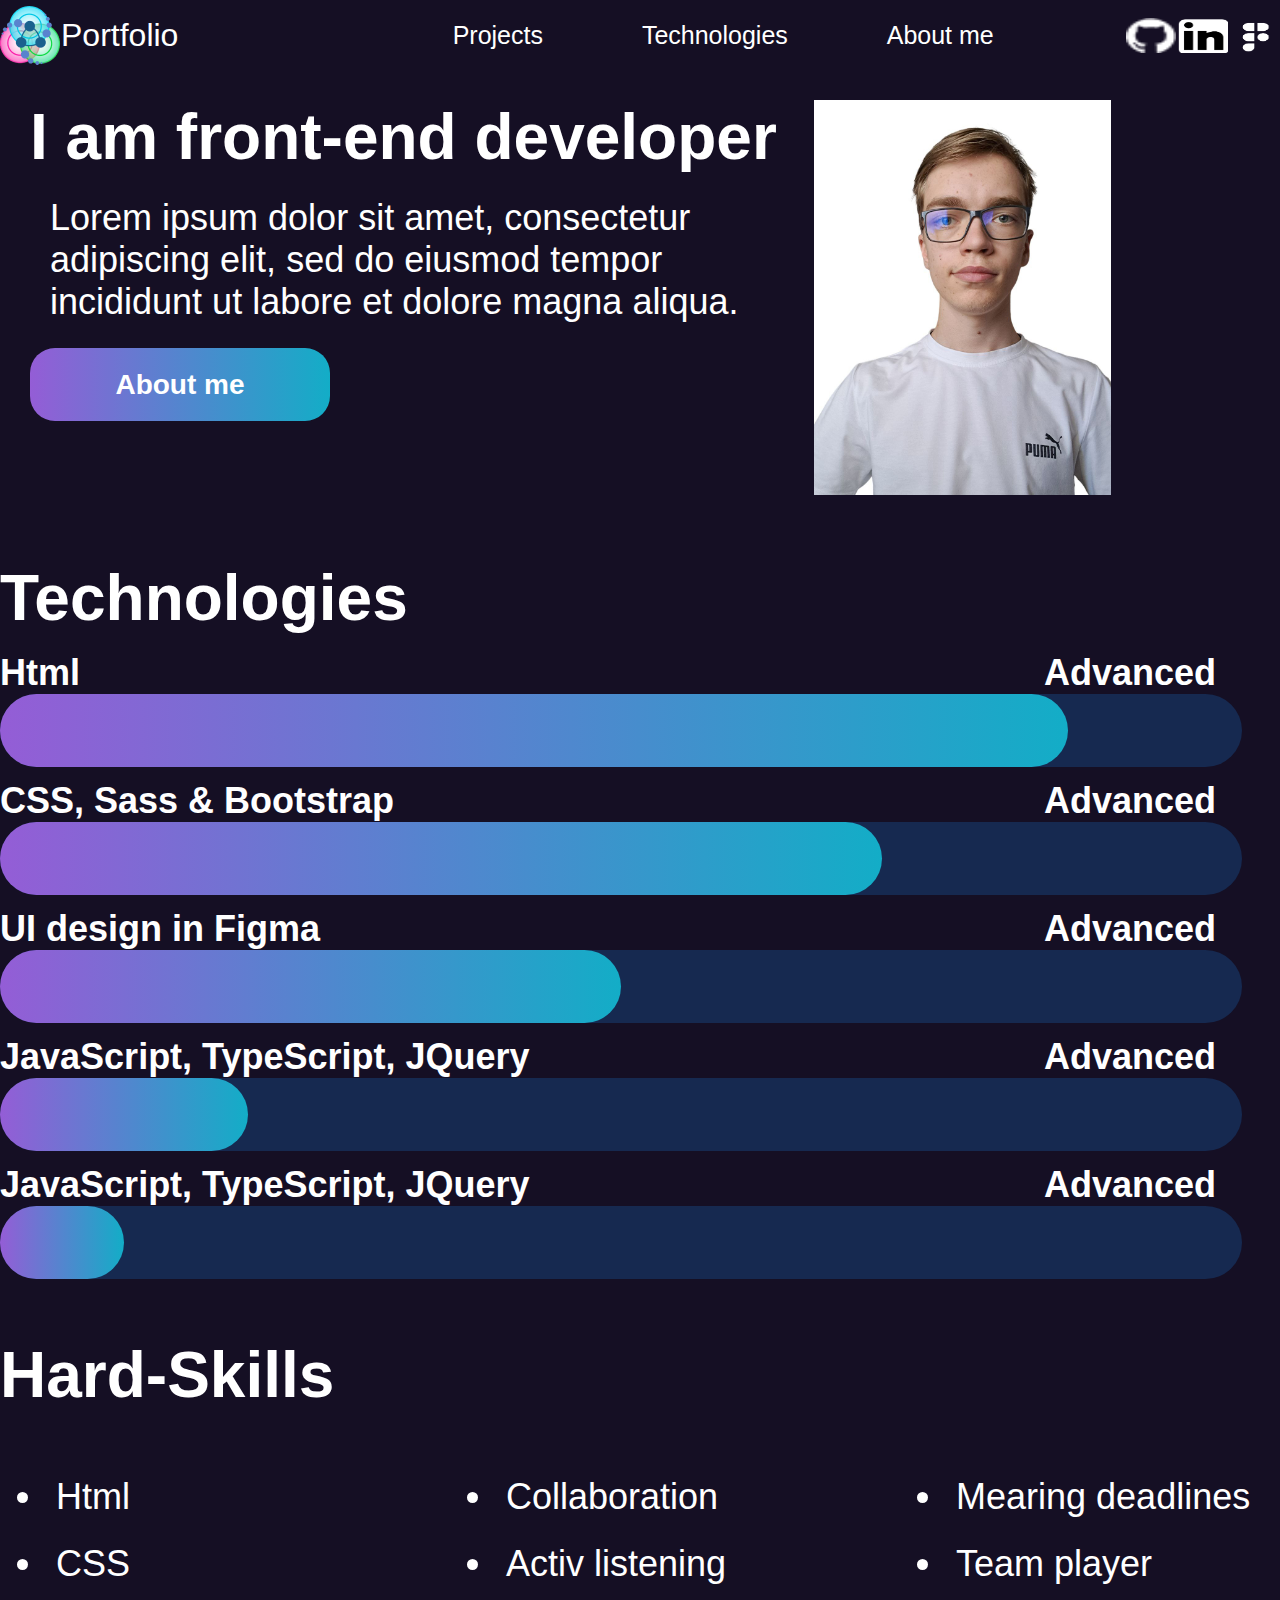
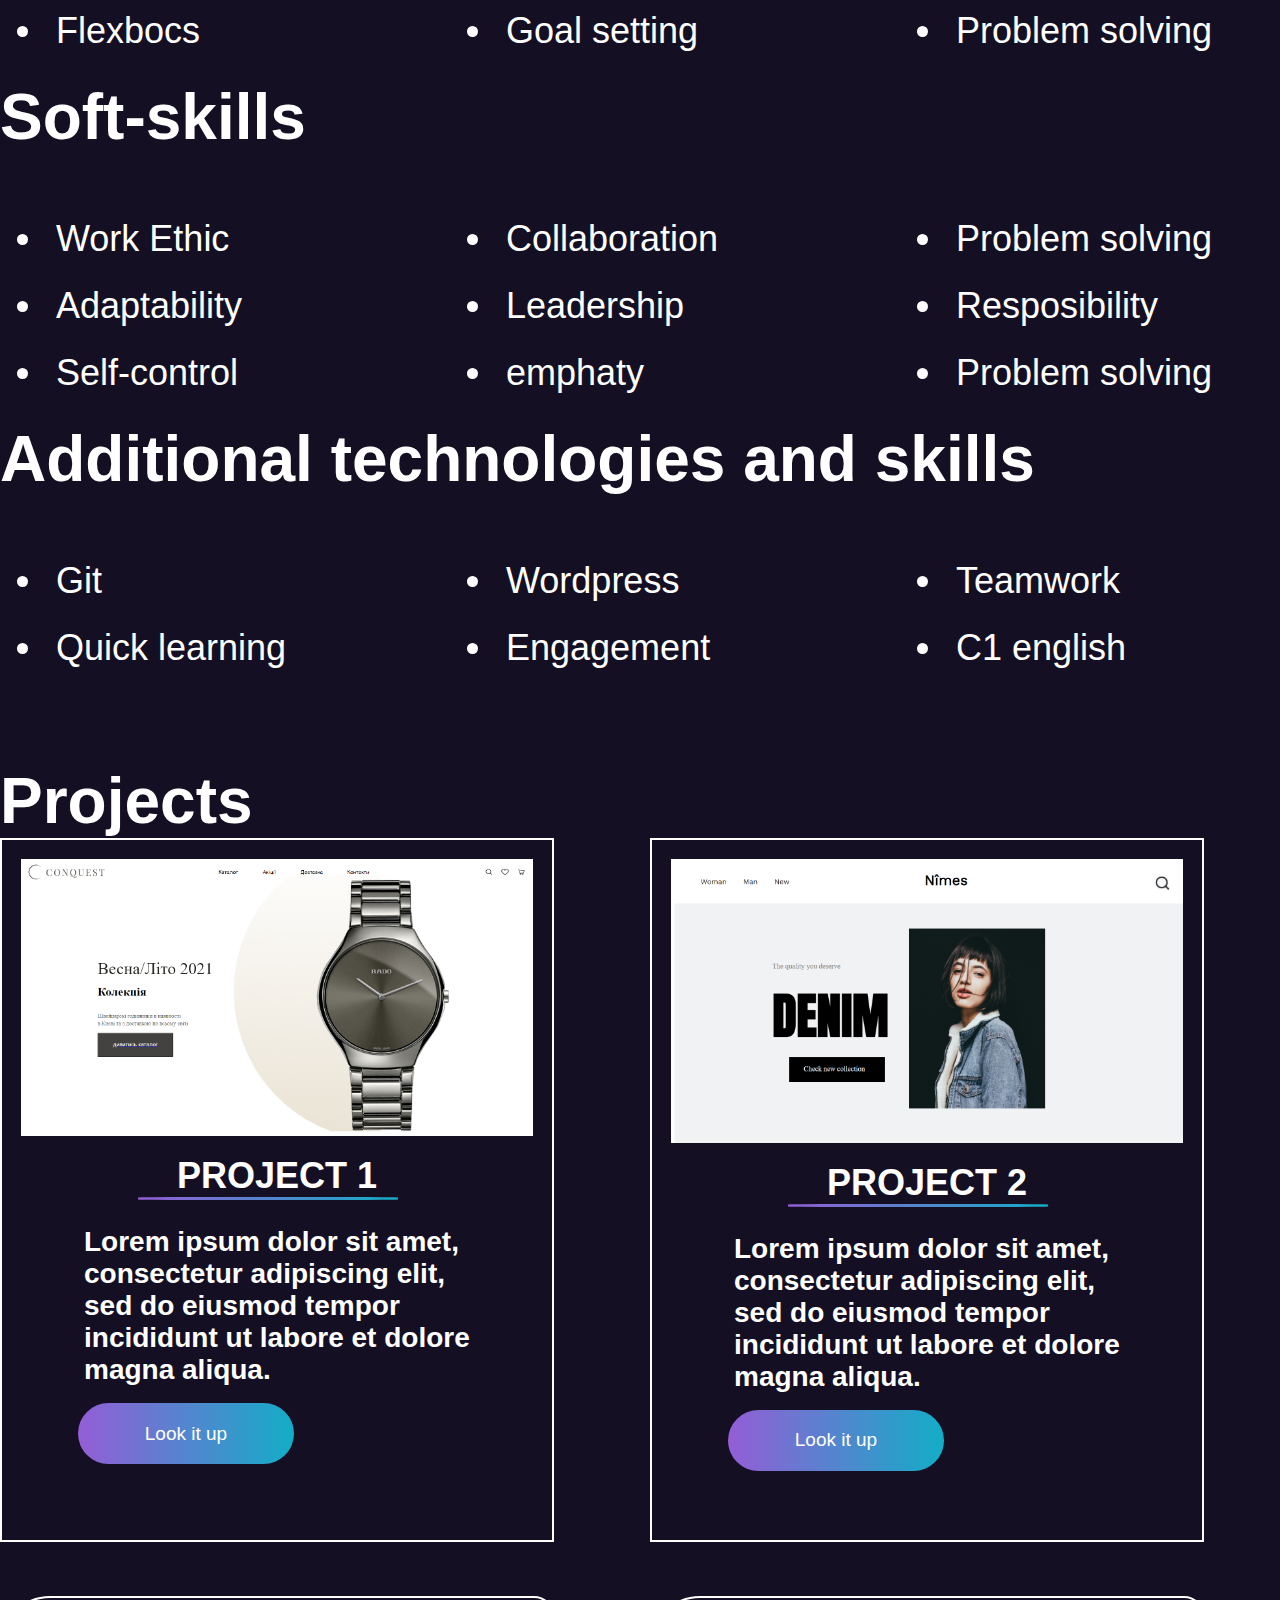
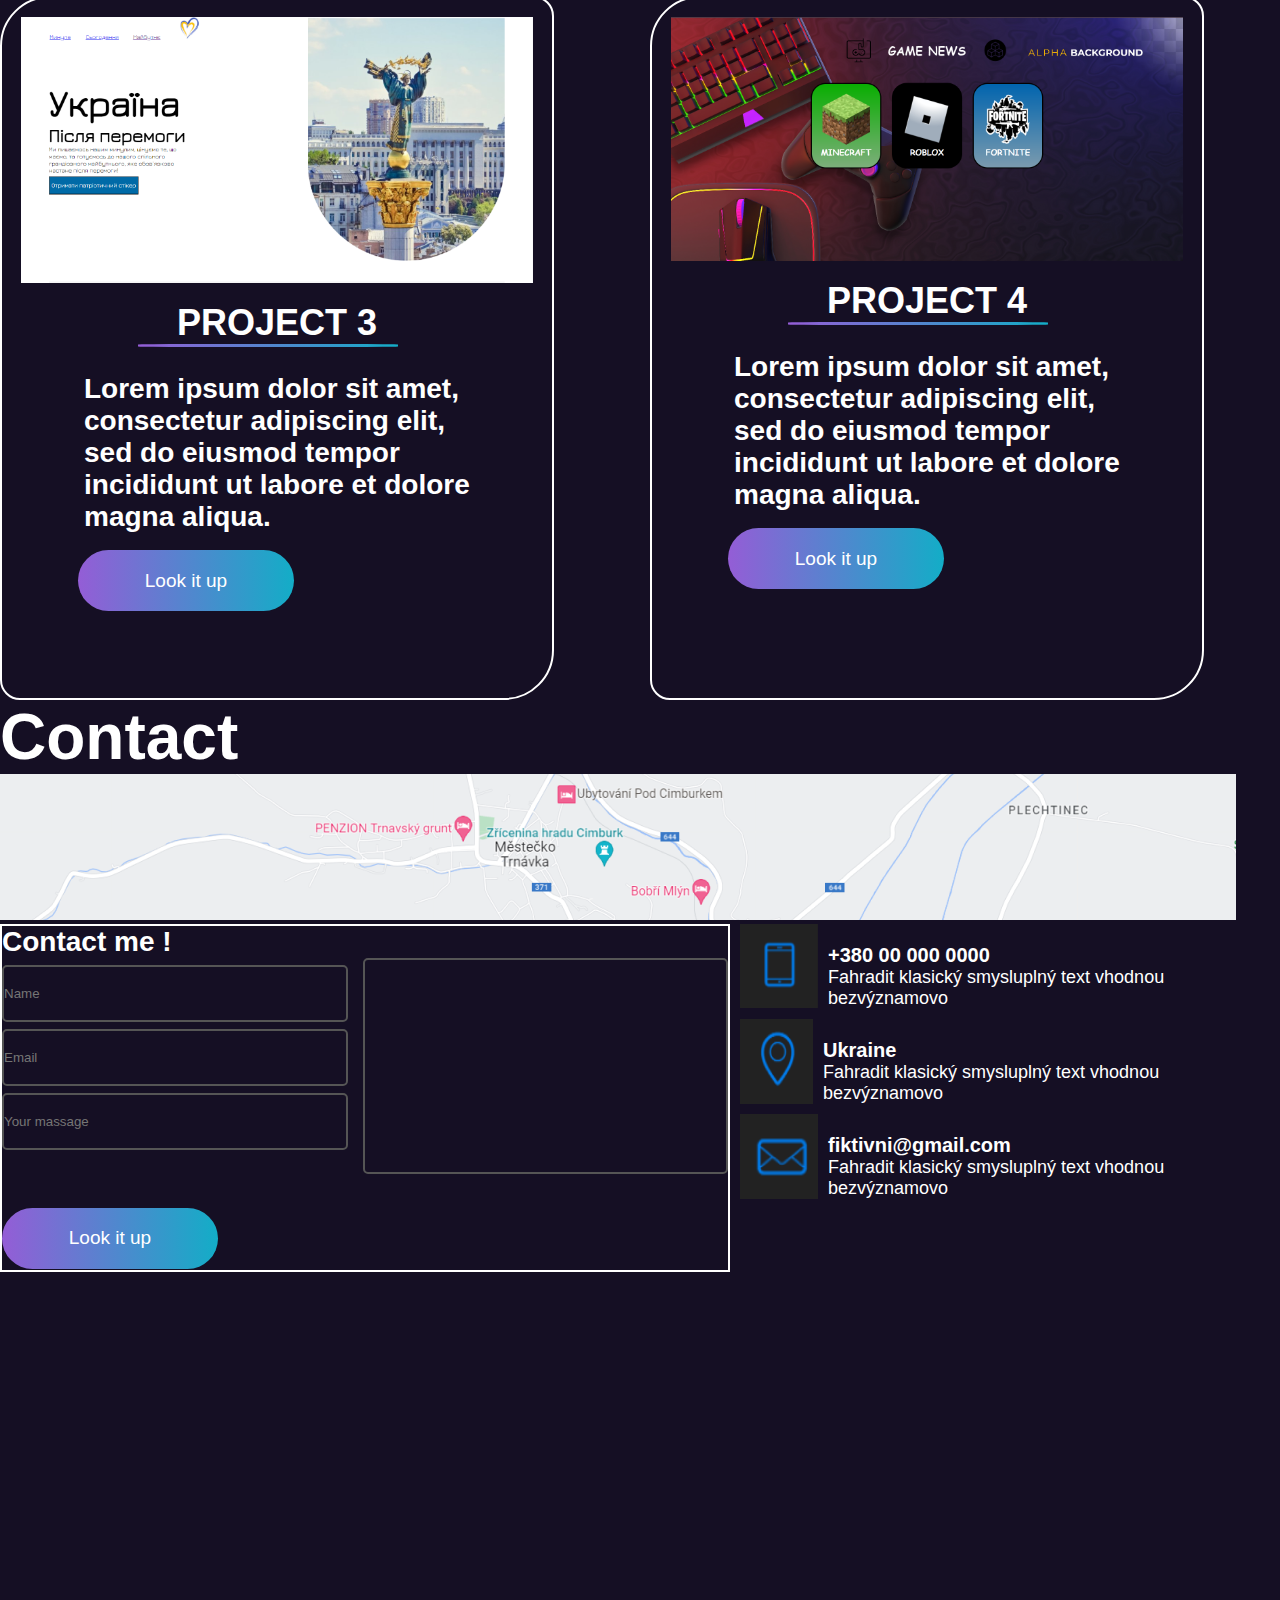
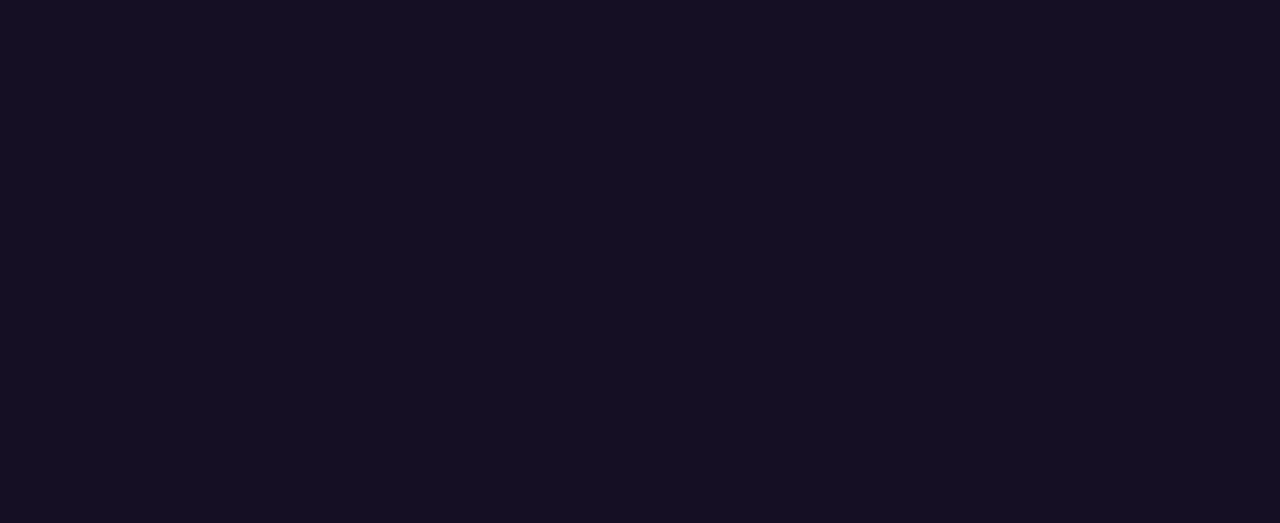
<file: index.html>
<!DOCTYPE html>
<html lang="en">
<head>
	<meta charset="UTF-8">
	<meta http-equiv="X-UA-Compatible" content="IE=edge">
	<meta name="viewport" content="width=device-width, initial-scale=1.0">
	<link rel="stylesheet" href="css/style.css">
	<title>Document</title>
</head>
<body>
	<div class="contaneiner">
		<header class="header">
		 <div class="wrapper_1">
			<img src="img/skhm_logo.png" class="logo">
			<h1 class="h1_Portfolio">Portfolio</h1>
		 </div>	
		 <div class="wrapper_2">
			<p class="p_text_1">Projects</p>
			<p class="p_text_1">Technologies</p>
			<p class="p_text_1">About me</p>
		 </div>
		 <div class="wrapper_3">
			<img class="Social_nteworks" src="img/Social_networks.png">
			<img class="Social_nteworks" src="img/social_networks_2.png">
			<img class="Social_nteworks" src="img/social_networks_3.png">
		 </div>
		</header>
		<section class="section_1">
			<div class="div_1">
				<h1 class="for_me">I am front-end developer</h1>
				<h3 class="form_me_text_2">Lorem ipsum dolor sit amet, consectetur adipiscing elit, sed do eiusmod tempor incididunt ut labore et dolore magna aliqua. 	</h3>
				<button class="button_div_1">
					<h3 class="h3_button">About me </h3>
				</button>
			</div>
			<div class="div_2">
				<img src="img/photo1718791240.jpeg" class="my_logo">
			</div>
		</section>
		<section class="section_2">
			<h1 class="title_section_2">Technologies</h1>
				<div class="wrapper_section_2">
				<div class="wrapper_text">
					<p class="text_section_2">Html</p>
					<p class="text_section_2">Advanced	</p>
				</div>
				<div class="wrapper_range">
				 <div class="range_1"></div>
				</div>
				</div>
				<div class="wrapper_section_2">
					<div class="wrapper_text">
					<p class="text_section_2">CSS, Sass & Bootstrap</p>
					<p class="text_section_2">Advanced	</p>
					</div>
					<div class="wrapper_range">
					<div class="range_2"></div>
				</div>
				</div>
				<div class="wrapper_section_2">
					<div class="wrapper_text">
					<p class="text_section_2">UI design in Figma</p>
					<p class="text_section_2">Advanced	</p>
				</div>
				<div class="wrapper_range">
					<div class="range_3"></div>
				</div>
				</div>
				<div class="wrapper_section_2">
					<div class="wrapper_text">
					<p class="text_section_2">JavaScript, TypeScript, JQuery</p>
					<p class="text_section_2">Advanced	</p>
				</div>
				<div class="wrapper_range">
					<div class="range_4"></div>
				</div>
				</div>
				<div class="wrapper_section_2	">
					<div class="wrapper_text">
					<p class="text_section_2">JavaScript, TypeScript, JQuery</p>
					<p class="text_section_2">Advanced	</p>
				</div>
				<div class="wrapper_range">
					<div class="range_5"></div>
				</div> 
				</div>
		</section>
		<section class="section_3">
			<h1 class="title_section_2">Hard-Skills</h1>
			<div class="wrapper_section_3">
			<div class="block_1">
				<ul class="ul_section_3">
					<li class="li_ul">Html</li>
					<li class="li_ul">CSS</li>
					<li class="li_ul">Flexbocs</li>
				</ul>
			</div>
			<div class="block_2">
				<ul class="ul_section_3">
					<li class="li_ul">Collaboration</li>
					<li class="li_ul">Activ listening</li>
					<li class="li_ul">Goal setting</li>
				</ul>
			</div>
			<div class="block_3">
				<ul class="ul_section_3">
					<li class="li_ul">Mearing deadlines</li>
					<li class="li_ul">Team player</li>
					<li class="li_ul">Problem solving</li>
				</ul>
			</div>
			</div>	
			<h1 class="title_section_2">Soft-skills</h1>
			<div class="wrapper_section_3">
				<div class="block_1">
					<ul class="ul_section_3">
						<li class="li_ul">Work Ethic</li>
						<li class="li_ul">Adaptability</li>
						<li class="li_ul">Self-control</li>
					</ul>
				</div>
				<div class="block_2">
					<ul class="ul_section_3">
						<li class="li_ul">Collaboration</li>
						<li class="li_ul">Leadership</li>
						<li class="li_ul">emphaty</li>
					</ul>
				</div>
				<div class="block_3">
					<ul class="ul_section_3">
						<li class="li_ul">Problem solving</li>
						<li class="li_ul">Resposibility</li>
						<li class="li_ul">Problem solving</li>
					</ul>
				</div>
				</div>	
				<h1 class="title_section_2">Additional technologies and skills</h1>
				<div class="wrapper_section_3">
					<div class="block_1">
						<ul class="ul_section_3">
							<li class="li_ul">Git</li>
							<li class="li_ul">Quick learning</li>
						</ul>
					</div>
					<div class="block_2">
						<ul class="ul_section_3">
							<li class="li_ul">Wordpress</li>
							<li class="li_ul">Engagement</li>
						</ul>
					</div>
					<div class="block_3">
						<ul class="ul_section_3">
							<li class="li_ul">Teamwork</li>
							<li class="li_ul">C1 english</li>
						</ul>
					</div>
					</div>			
		</section>
  <div class="section_4">
	<h1 class="title_section_2">Projects</h1>
	<div class="wrapper_section_4">
	<a href="shop_clocks/index.html"><div class="block_1_section_4">
			<img src="img/project_1.png"  class="google_stroke" alt="">
			<h3 class="text_block_section_4">PROJECT 1 </h3>
			<div class="block_hr"></div>
			<h2 class="textblock_1_section_4">Lorem ipsum dolor sit amet, consectetur adipiscing elit, sed do eiusmod tempor incididunt ut labore et dolore magna aliqua.</h2>
	      <button class="button_section_4">
			<p class="textblock_2_section_4">Look it up</p>
		  </button>
		</div></a>
	<a href="naimles/index.html"><div class="block_2_section_4">
			<img src="img/projet_2.png" class="google_stroke" alt="">
			<h3 class="text_block_section_4">PROJECT 2 </h3>
			<div class="block_hr"></div>
			<h2 class="textblock_1_section_4">Lorem ipsum dolor sit amet, consectetur adipiscing elit, sed do eiusmod tempor incididunt ut labore et dolore magna aliqua.</h2>
	      <button class="button_section_4">
			<p class="textblock_2_section_4">Look it up</p>
		  </button>
		</div></a>
	<a href="project_Bogdan_Lystopadov/index.html"><div class="block_4_section_4">
			<img src="img/project_3.png" class="google_stroke" 	 alt="">
			<h3 class="text_block_section_4">PROJECT 3 </h3>
			<div class="block_hr"></div>
			<h2 class="textblock_1_section_4">Lorem ipsum dolor sit amet, consectetur adipiscing elit, sed do eiusmod tempor incididunt ut labore et dolore magna aliqua.</h2>
	      <button class="button_section_4">
			<p class="textblock_2_section_4">Look it up</p>
		  </button>
		</div></a>
	<a href="project_gamae/index.html">	<div class="block_4_section_4">
			<img src="img/project_4.png" class="google_stroke" 	 alt="">
			<h3 class="text_block_section_4">PROJECT 4 </h3>
			<div class="block_hr"></div>
			<h2 class="textblock_1_section_4">Lorem ipsum dolor sit amet, consectetur adipiscing elit, sed do eiusmod tempor incididunt ut labore et dolore magna aliqua.</h2>
	      <button class="button_section_4">
			<p class="textblock_2_section_4">Look it up</p>
		  </button>
		</div></a>
	</div>
  </div>
  <div class="section_5">
	<h1 class="title_section_2">Contact</h1>
	<img src="img/google_maps.png" class="maps">
	<div class="wrapper_section_5">
		<div class="block_secton_5">
			<h3 class="h3_title_block_secton_5">Contact me !</h3>
			<div class="wrapper_block_secton_5">
				<div class="block_1_last">
					<input type="text" placeholder="Name" class="input_last">
					<input type="email" placeholder="Email" class="input_last">
					<input type="text"  placeholder="Your massage" class="input_last">
				</div>
				<div class="block_2_last"></div>
				<button class="button_section_5">
					<p class="textblock_2_section_4">Look it up</p>
				  </button>
			</div>
		</div>
		<div class="block_2_secton_5">
			<div class="block_1_section_5">
				<img src="img/phone.png">
		 <div class="wrapper_text_section_5">
				<h2 class="text_section_5">+380 00 000 0000</h2>
				<p class="p_text_section_5">Fahradit klasický smysluplný text vhodnou bezvýznamovo</p>
			</div>	
		</div>
		<div class="block_2_section_5">
				<img src="img/marker.png">
			 <div class="wrapper_text_section_5">
				<h2 class="text_section_5">Ukraine</h2>
				<p class="p_text_section_5">Fahradit klasický smysluplný text vhodnou bezvýznamovo</p>
			</div>	
		</div>
			<div class="block_3_section_5">
				<img src="img/mail.png">
			 <div class="wrapper_text_section_5">
				<h2 class="text_section_5">fiktivni@gmail.com</h2>
				<p class="p_text_section_5">Fahradit klasický smysluplný text vhodnou bezvýznamovo</p>
			</div>
		  </div>
		</div>
		
	</div>
  </div>
	</div>
</body>
</html>
</file>
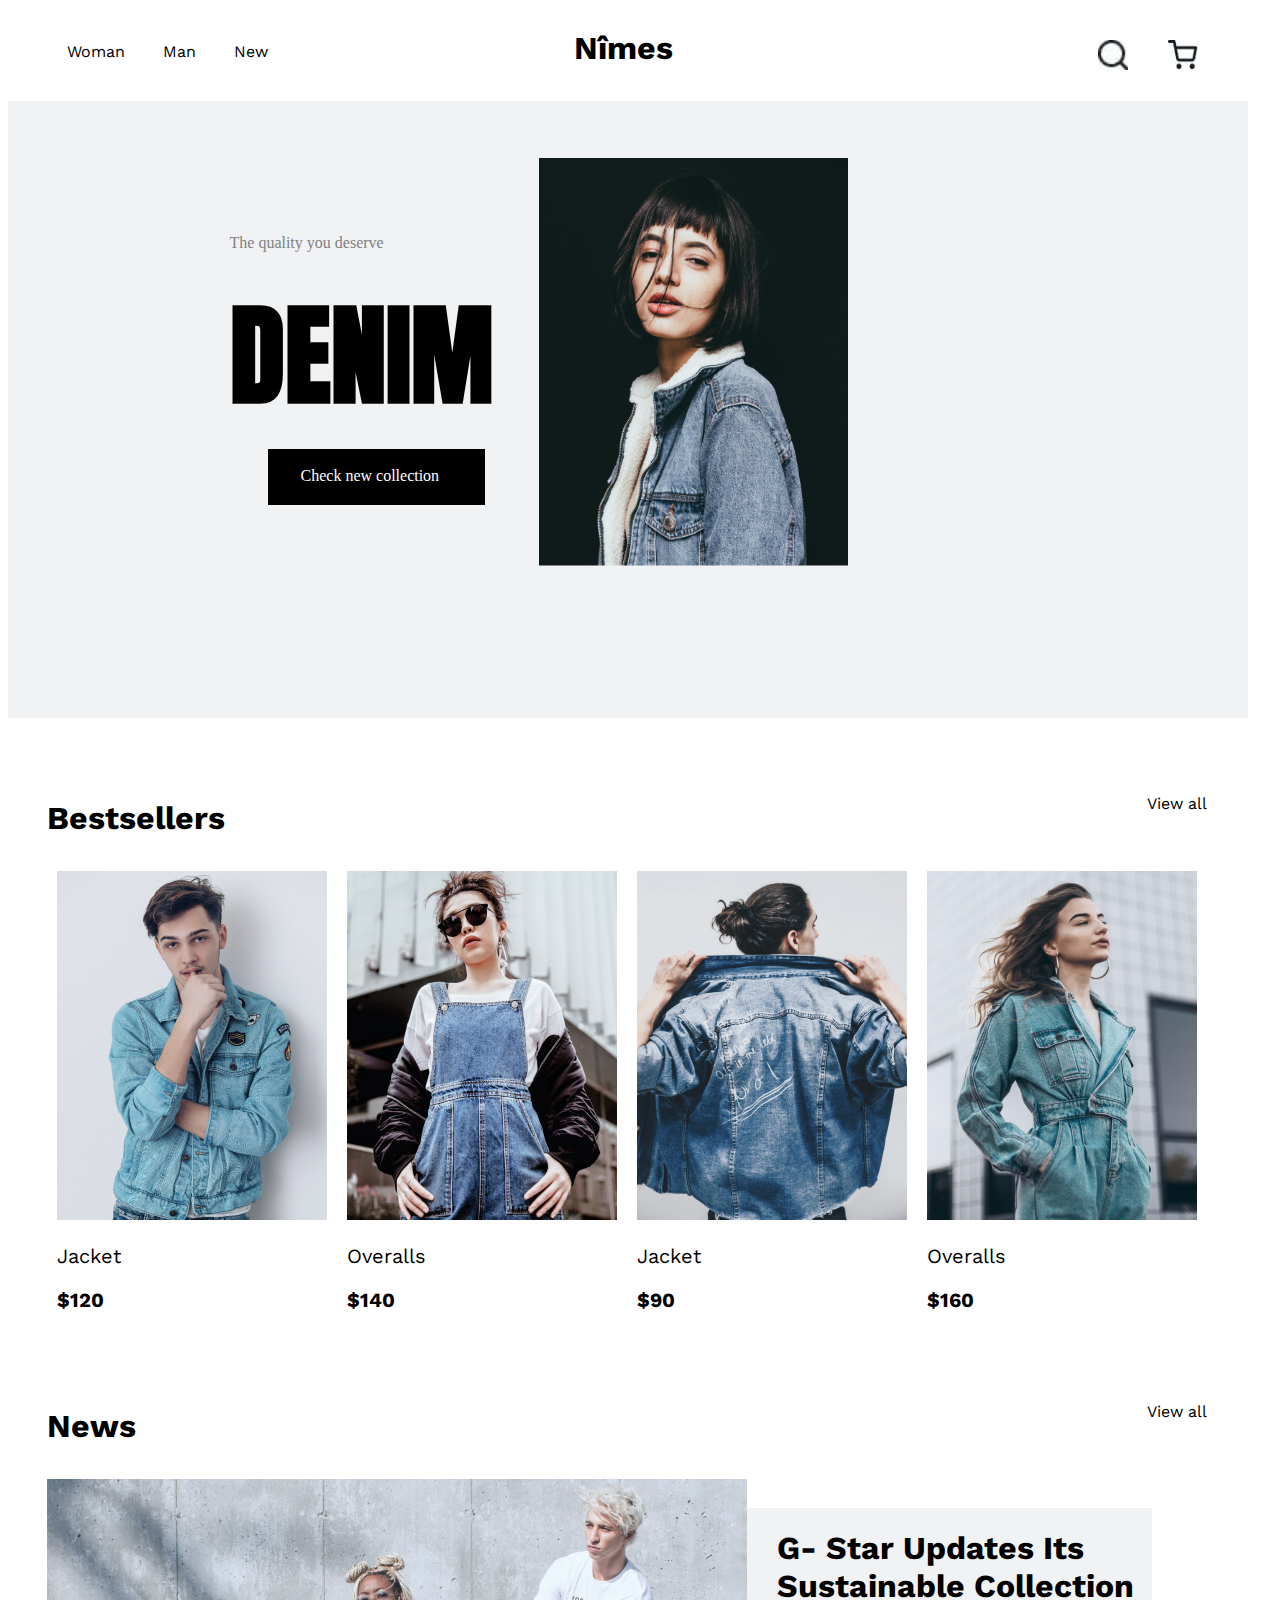
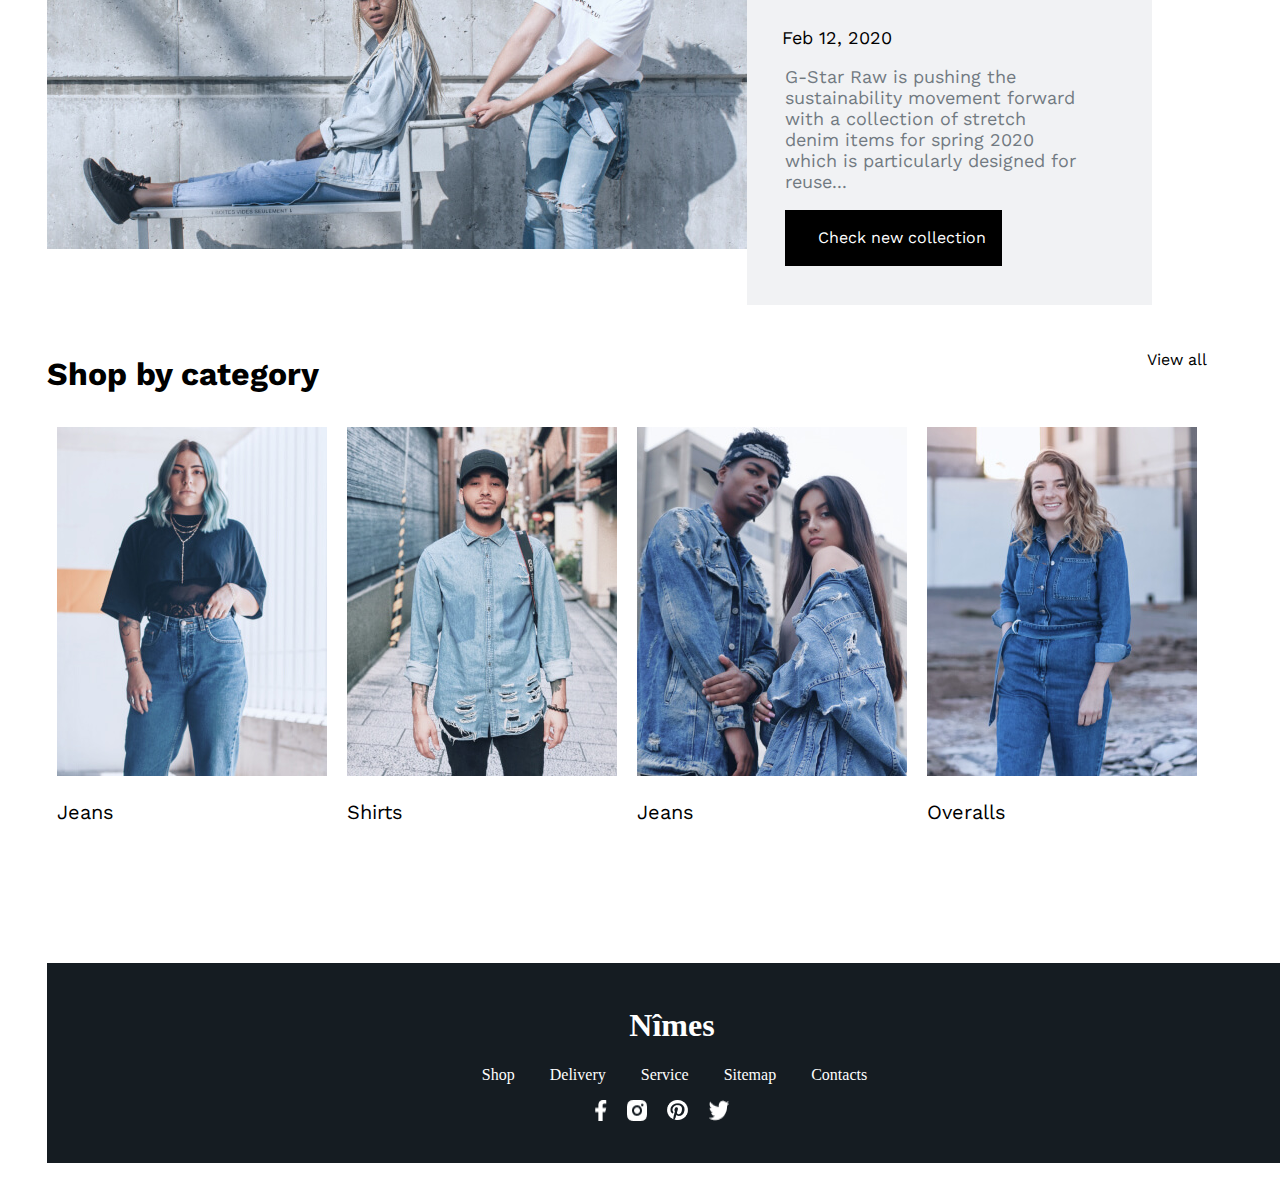
<file: naimles/index.html>
<!DOCTYPE html>
<html lang="ua">
<head>
	<meta charset="UTF-8">
	<meta name="viewport" content="width=device-width, initial-scale=1.0">
	<link rel="stylesheet" type="text/css" href="css/style.css">
<link rel="preconnect" href="https://fonts.googleapis.com" />
    <link rel="preconnect" href="https://fonts.gstatic.com" crossorigin />
    <link href="https://fonts.googleapis.com/css2?family=Work+Sans&display=swap" rel="stylesheet"/>
    <link rel="preconnect" href="https://fonts.googleapis.com" />
    <link rel="preconnect" href="https://fonts.gstatic.com" crossorigin />
    <link href="https://fonts.googleapis.com/css2?family=Anton&family=Work+Sans&display=swap"rel="stylesheet"/>
	<title>Document</title>
</head>
<body>
  <!-- Шапка сайту -->
  <header class="main_header">
    <ul class="ul_nav">
      <li class="li_items">
        <a href="" class="a_1">Woman</a>
      </li>
      <li class="li_items">
          <a href="" class="a_1">Man</a>
      </li>
      <li class="li_items">
          <a href="" class="a_1">New</a>
      </li>
    </ul>
    <h1 class="h_1">Nîmes</h1>
    <div class="wraper">
      <img src="img/img_1.jpg"class="img_1">
       <img src="img/img_2.jpg"class="img_1">
    </div>
  </header>
  <!-- кінець шапки сайту -->
  <!-- початок першого блоку -->
 <section class="promo">
   <div class="container">
     <div class="promo_left">
      <p class="text_p_left">The quality you deserve</p>
      <h1 class="text_left">DENIM</h1>
       <div class="botton">
         <span class="p_left">Check new collection</span>
      </div>
     </div>
     <div class="promo_right">
      <img src="img/img_3.png" class="img_3">
     </div>
   </div>
  </section>
  <!-- кінець першого блоку -->
  <div class="main">
    <!-- Початок першого блоку -->
    <header class="header">
      <h1 class="text_header_left">Bestsellers</h1>
      <p class="p_text_header">View all</p>
    </header>
    <div class="container_main">
      <div class="block_1">
        <img src="img/img_4.png" class="img_4">
        <p class="text_main_center">Jacket</p>
        <h1 class="text_main_center">$120</h1>
      </div>
       <div class="block_2">
         <img src="img/img_5.png" class="img_4">
         <p class="text_main_center">Overalls</p>
        <h1 class="text_main_center">$140</h1>
       </div>
        <div class="block_3">
           <img src="img/img_6.png" class="img_4">
            <p class="text_main_center">Jacket</p>
        <h1 class="text_main_center">$90</h1>
        </div>
         <div class="block_4">
           <img src="img/img_7.png" class="img_4">
            <p class="text_main_center">Overalls</p>
        <h1 class="text_main_center">$160</h1>
         </div>
    </div>
    <!-- Кінець першого блоку -->
    <!-- початок другого блоку -->
    <header class="header">
      <h1 class="text_header_left"> News</h1>
      <p class="p_text_header">View all</p>
    </header>
    <div class="container_main_2">
      <div class="main_wraper">
        <img src="img/img_8.png" class="img_8">
        </div>
        <div class="block_5">
          <h1 class="h1_container_main_2">G- Star Updates Its Sustainable Collection</h1>
          <p class="p_container_main_2">Feb 12, 2020</p>
          <p class="p_2_container_main_2">G-Star Raw is pushing the sustainability movement forward with a collection of stretch denim items for spring 2020 which is particularly designed for reuse...</p>
          <div class="botton">
         <span class="p_left">Check new collection</span>
      </div>
        </div>

    </div>
    <header class="header">
      <h1 class="text_header_left">Shop by category</h1>
      <p class="p_text_header">View all</p>
    </header>
    <div class="container_main">
      <div class="block_1">
        <img src="img/img_9.png" class="img_4">
        <p class="text_main_center">Jeans</p>
      </div>
       <div class="block_2">
         <img src="img/img_10.png" class="img_4">
         <p class="text_main_center">Shirts</p>
       </div>
        <div class="block_3">
           <img src="img/img_11.png" class="img_4">
            <p class="text_main_center">Jeans</p>
        </div>
         <div class="block_4">
           <img src="img/img_12.png" class="img_4">
            <p class="text_main_center">Overalls</p>
         </div>
    </div>
  <footer class="footer_main">
    <h1 class="h1_footer">Nîmes</h1>
    <ul class=" ul_main">
    <li class=" li_main">Shop</li>
    <li class=" li_main">Delivery</li>
    <li class=" li_main">Service</li>
    <li class=" li_main">Sitemap</li>
    <li class=" li_main">Contacts</li>
    </ul>
    <div  class="img_container">
  <img src="img/img_13.png" class="last_img">
   <img src="img/img_14.png" class="last_img">
    <img src="img/img_15.png" class="last_img">
     <img src="img/img_16.png" class="last_img">
   </div>   
  </footer>
  </div>
 </body> 
</html>
</file>
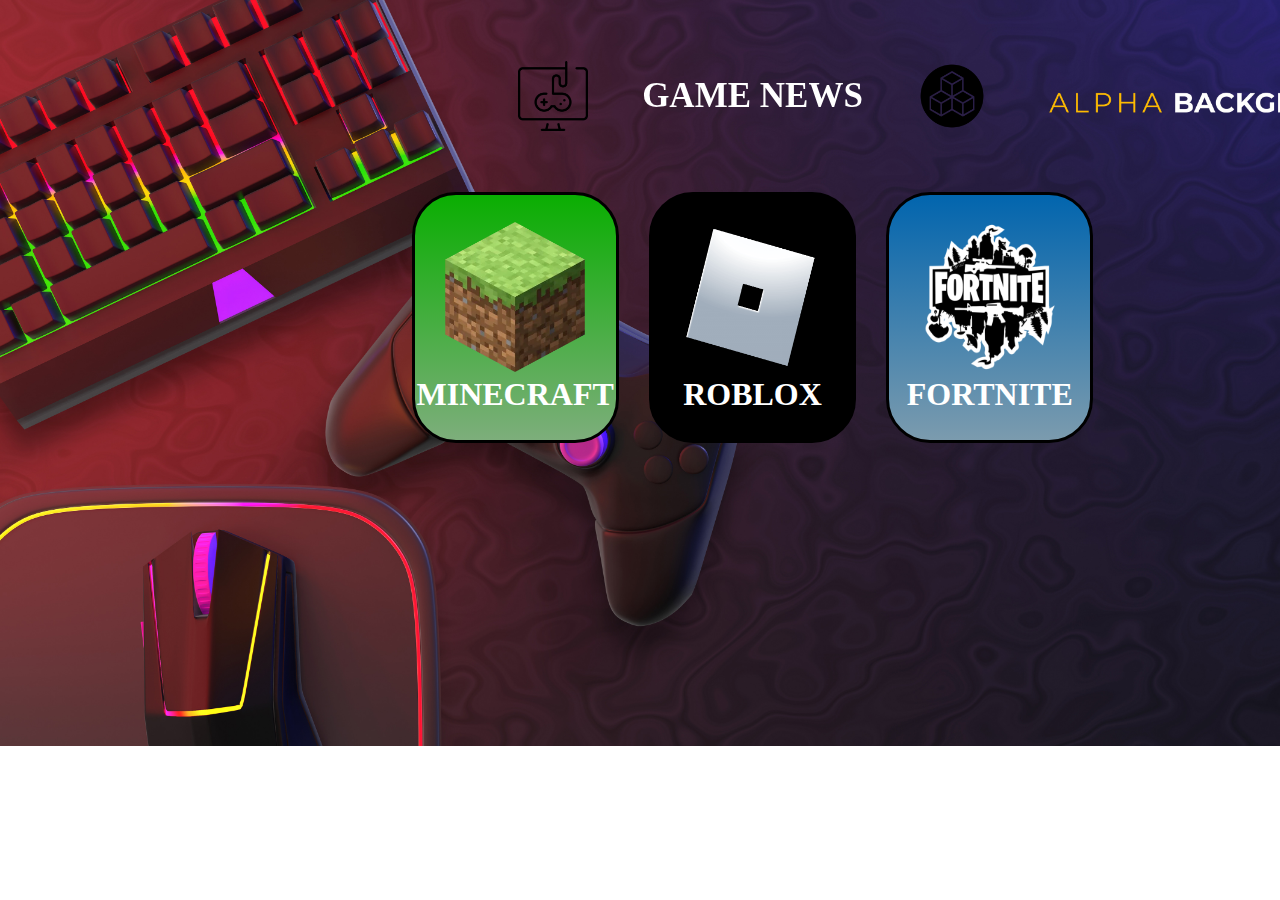
<file: project_gamae/index.html>
<!DOCTYPE html>
<html lang="ua">
<head>
	<meta charset="UTF-8">
	<meta name="viewport" content="width=device-width, initial-scale=1.0">
	<link rel="stylesheet" type="text/css" href="css/style.css">
	<title>Document</title>
</head>
<body>
  <!-- Шапка сайту -->

      <section class="section_choice">
              <header class="header_new">
        <div class="wraper_header_elements">
          <img src="img/game_logo.png" class="game_logo">
          <h1 class="h1_text_logo">GAME NEWS</h1>
          <img src="img/game_logo_2.png" class="game_logo">
        </div>   
      </header>
        <div class=" wraper_blocks">
         <div class="block_1">
          <a href="minecraft/index.html"><img src="img/Minecraft.webp"class="minecraft"></a>
           <h1 class=" h1_minecraft">MINECRAFT</h1>
         </div>
           <div class="block_2">
              <a href="roblox/index.html"><img src="img/roblox.webp"class="minecraft"></a>
              <h1 class=" h1_roblox">ROBLOX</h1>
           </div>
             <div class="block_3">
          <a href="fortnite"><img src="img/fortnite.webp"class="minecraft"></a>
                 <h1 class=" h1_roblox">FORTNITE</h1>
             </div>
             </div>

      </section>
  </body> 
</html>
</file>
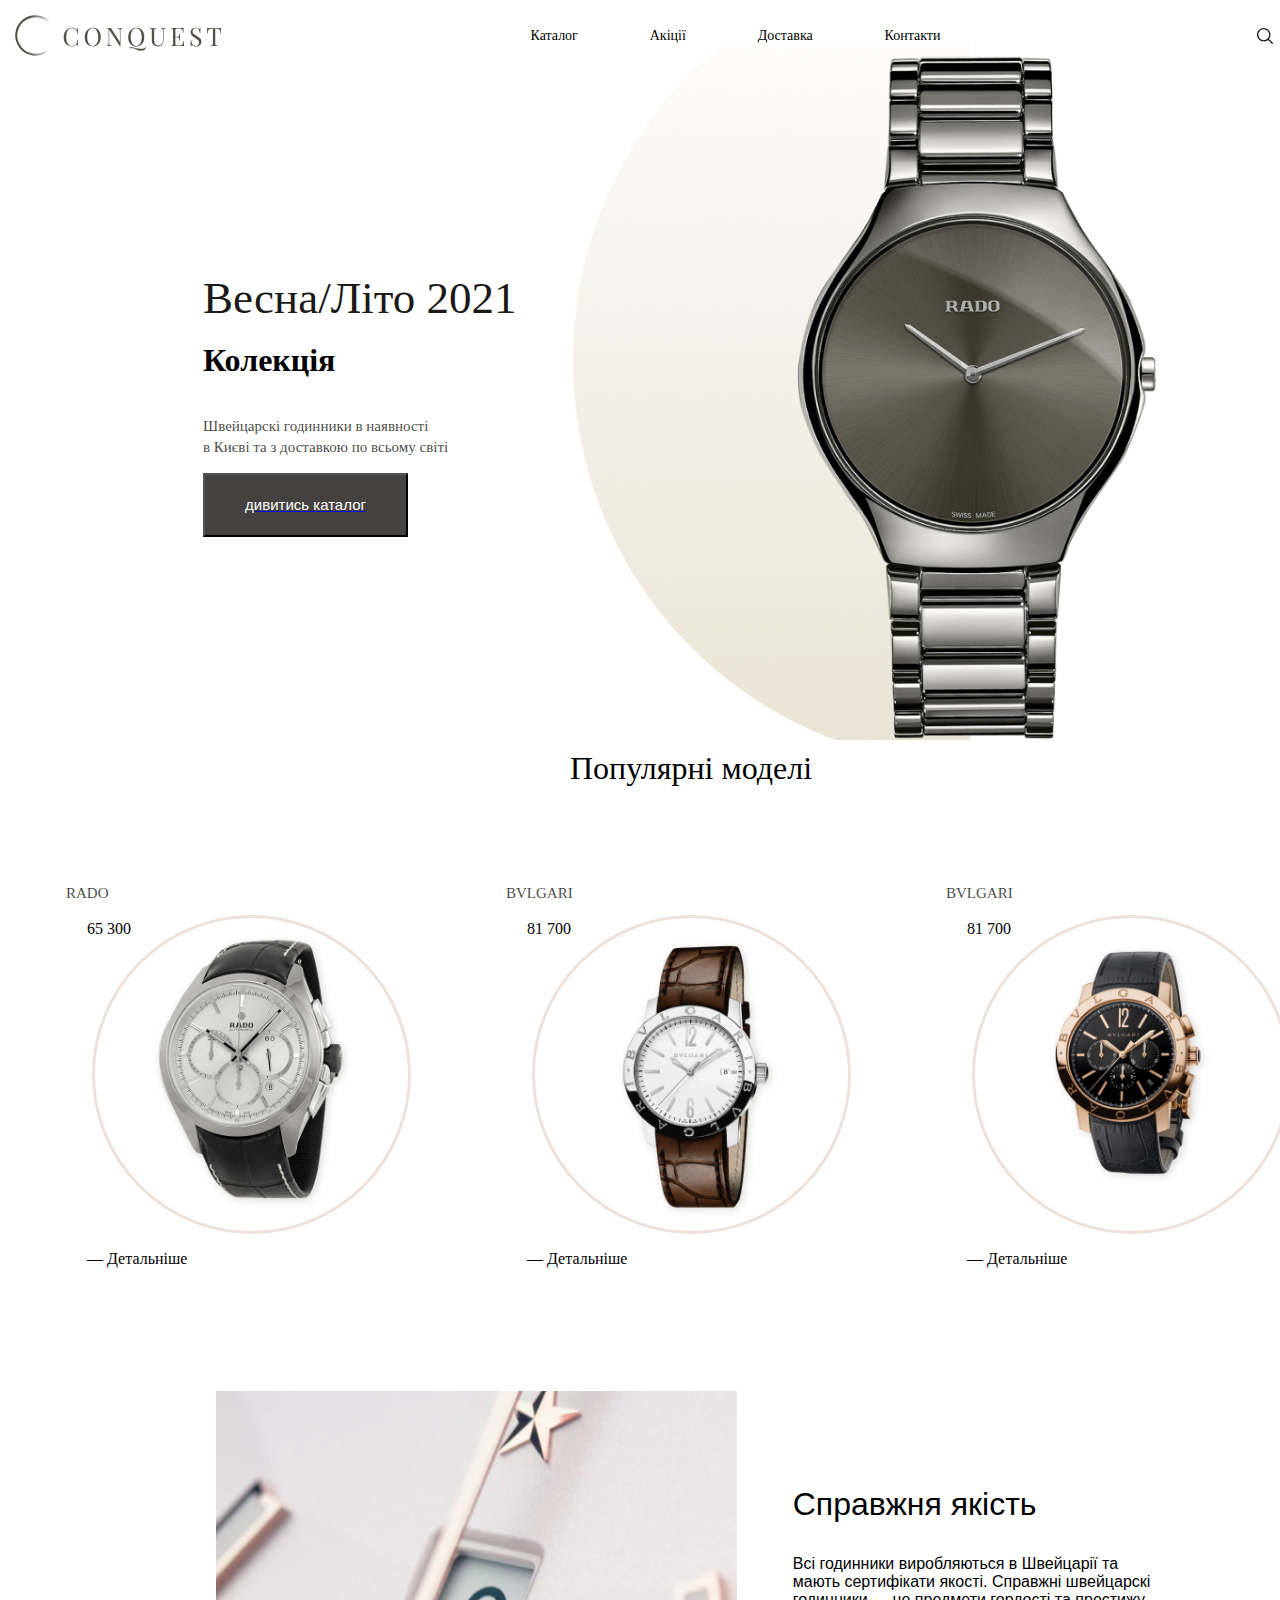
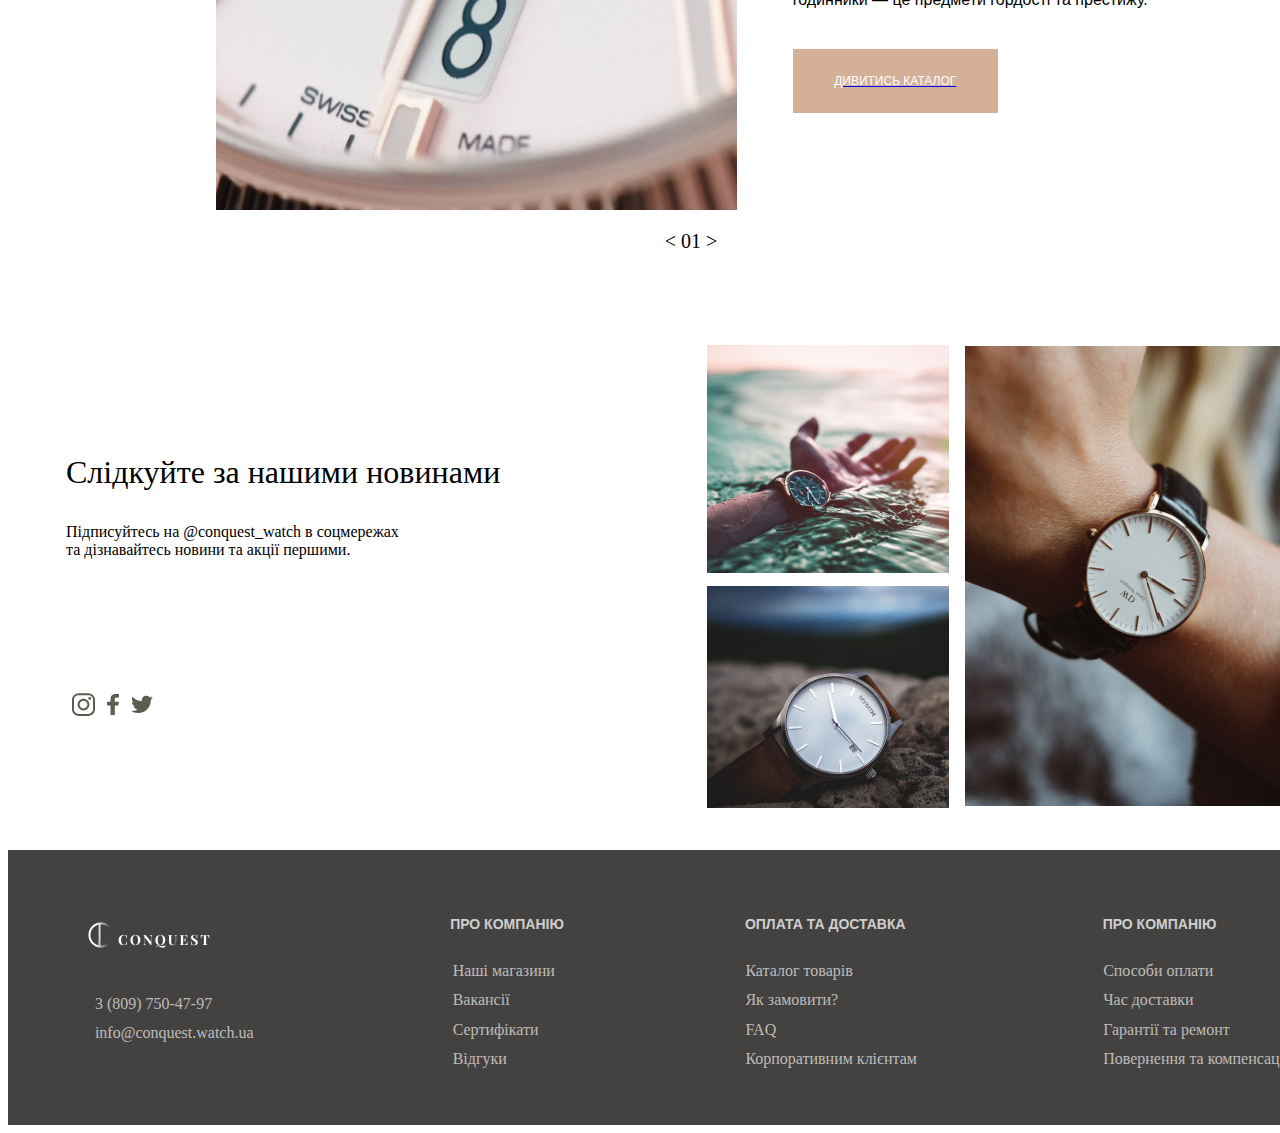
<file: shop_clocks/index.html>
<!DOCTYPE html>
<html lang="en">
<head>
	<meta charset="UTF-8">
	<meta name="viewport" content="width=device-width, initial-scale=1.0">
	<link rel="stylesheet" type="text/css" href="css/style.css">
	<link rel="preconnect" href="https://fonts.googleapis.com">
 <link rel="preconnect" href="https://fonts.gstatic.com" crossorigin>
 <link href="https://fonts.googleapis.com/css2?family=Jura:wght@600&display=swap" rel="stylesheet">
	<title>Document</title>
</head>
<body>
 <header class="header_new">
   <div class="block_header_1">
     <img src="img/logo_text_header.svg" class="logo_text_header">
   </div>
    <div class="block_header_2">
      <p class="p_text_header">Каталог</p>
        <p class="p_text_header">Акіції</p>
          <p class="p_text_header">Доставка</p>
          <p class="p_text_header">Контакти</p>
    </div>
     <div class="block_header_3">
       <img src="img/Vector_1.svg" class="Vector">
         <img src="img/Vector_2.svg"  class="Vector">
           <img src="img/Vector_3.svg"  class="Vector">
     </div> 
 </header>
<main class="main">
 <div class="container">
   <div class="block_1">
         <h1 class="h_1">Весна/Літо 2021 </h1>
          <h1 class="h_1_1"> Колекція</h1>
       <p class="p_text_block_1">Швейцарскі годинники в наявності<br>
        в Києві та з доставкою по всьому світі</p>
        <button class="button_1">
        <a href="page_2/index.html"><p class="p_button">дивитись каталог</p></a>
        </button>
   </div>
   <div class="block_1_1">
    <img src="img/Clock.png" class="Clock">
   </div>
</div>
</main> 
 <div class="container_2">
   <header class="header_new_2">
     <p class="p_header">Популярні моделі</p>
   </header>
  <div class="wrapper">
   <div class="block_1">
    <div class="wrapper_text">
    <p class="p_text_block_1">RADO</p>
        <p class="p_text_block_2">65 300</p>
        </div>
        <img src="img/watch_1.png" class="watch_1">
         <p class="p_text_block_2">― Детальніше</p>
   </div>
   <div class="block_1">
    <div class="wrapper_text">
      <p class="p_text_block_1">BVLGARI</p>
      <p class="p_text_block_2">81 700</p>
    </div>
        <img src="img/watch_2.png" class="watch_1">
          <p class="p_text_block_2">― Детальніше</p>
   </div>
   <div class="block_1">
     <div class="wrapper_text">
       <p class="p_text_block_1">BVLGARI</p>
         <p class="p_text_block_2">81 700</p>
     </div>
        <img src="img/watch_3.png" class="watch_1">
         <p class="p_text_block_2">― Детальніше</p>
   </div>
  </div>
 </div>
 <div class="container_3">
  <div class="wrapper_blocks">
      <img src="img/banner.png" class="banner">
      <div class="block_2">
       <div class="wrapper_text_wrapper">
        <p class="p_text_block_4">Справжня якість</p>
        <p class="p_text_block_5">Всі годинники виробляються в Швейцарії та мають сертифікати якості. Справжні швейцарскі годинники — це предмети гордості та престижу.</p>
       </div>
         <div class="div_button">
          <a href="page_2/index.html"><p class="p_text_button">ДИВИТИСЬ КАТАЛОГ</p></a>
         </div>
      </div>
      <footer class="footer_block_2">
        <p class="p_text_footer">< 01 ></p>
      </footer>
  </div>
 </div>
 <div class="container_4">
   <div class="wrapper_container_4">
     <div class="block_text_4">
      <div class="div_block">
       <p class="p_text_block_7">Слідкуйте за нашими новинами</p>
       <div class="wrapper_block_text">
          <p class="p_text_block_8"> Підписуйтесь на @conquest_watch в соцмережах та дізнавайтесь новини та акції першими.</p></div>
          </div>
          <div class="wrapper_3_blocks">
              <img src="instagram_icon.svg" class="photo">
              <img src="img/facebook_icon.svg" class="photo">
              <img src="img/twitter_icon.svg" class="photo">
          </div>
     </div>
     <div class="img_block">
         <img src="img/photo_1.jpg" class="photo_1">
         <img src="img/photo_2.jpg" class="photo_1">
         <img src="img/photo_3.jpg" class="photo_1">
     </div>
   </div>
 </div>
 <footer class="last_footer_1">
   <div class="block_footer_1">
     <div class="div_block_footer">
        <img src="img/logo_footer.png" class="logo_footer">
     </div>
      <ul class="div_block_footer_2">
        <li class="p_footer">3 (809) 750-47-97</li>
         <li class="p_footer">info@conquest.watch.ua</li>
      </ul>
   </div>
     <div class="block_footer_2">
       <div class="block_footer_9">
         <h1 class="h1_footer"><br>ПРО КОМПАНІЮ</br></h1>
       </div>
       <ul class="div_text_footer">
          <li class="p_footer">Наші магазини</li>
           <li class="p_footer">Вакансії</li>
           <li class="p_footer">Сертифікати</li>
           <li class="p_footer">Відгуки</li>
       </ul>
     </div>
       <div class="block_footer_3">
         <div class="block_footer">
            <h1 class="h1_footer"><br>ОПЛАТА ТА ДОСТАВКА</br></h1>  
         </div>
         <ul class="div_text_footer">
          <li class="p_footer">Каталог товарів</li>
           <li class="p_footer">Як замовити?</li>
           <li class="p_footer">FAQ</li>
           <li class="p_footer">Корпоративним клієнтам</li>
       </ul>
       </div>
         <div class="block_footer_4">
            <div class="block_footer">
            <h1 class="h1_footer"><br>ПРО КОМПАНІЮ</br></h1>  
         </div>
         <ul class="div_text_footer">
          <li class="p_footer">Способи оплати</li>
           <li class="p_footer">Час доставки</li>
           <li class="p_footer">Гарантії та ремонт</li>
           <li class="p_footer">Повернення та компенсація</li>
       </ul>
         </div>
 </footer>
</body>
</file>
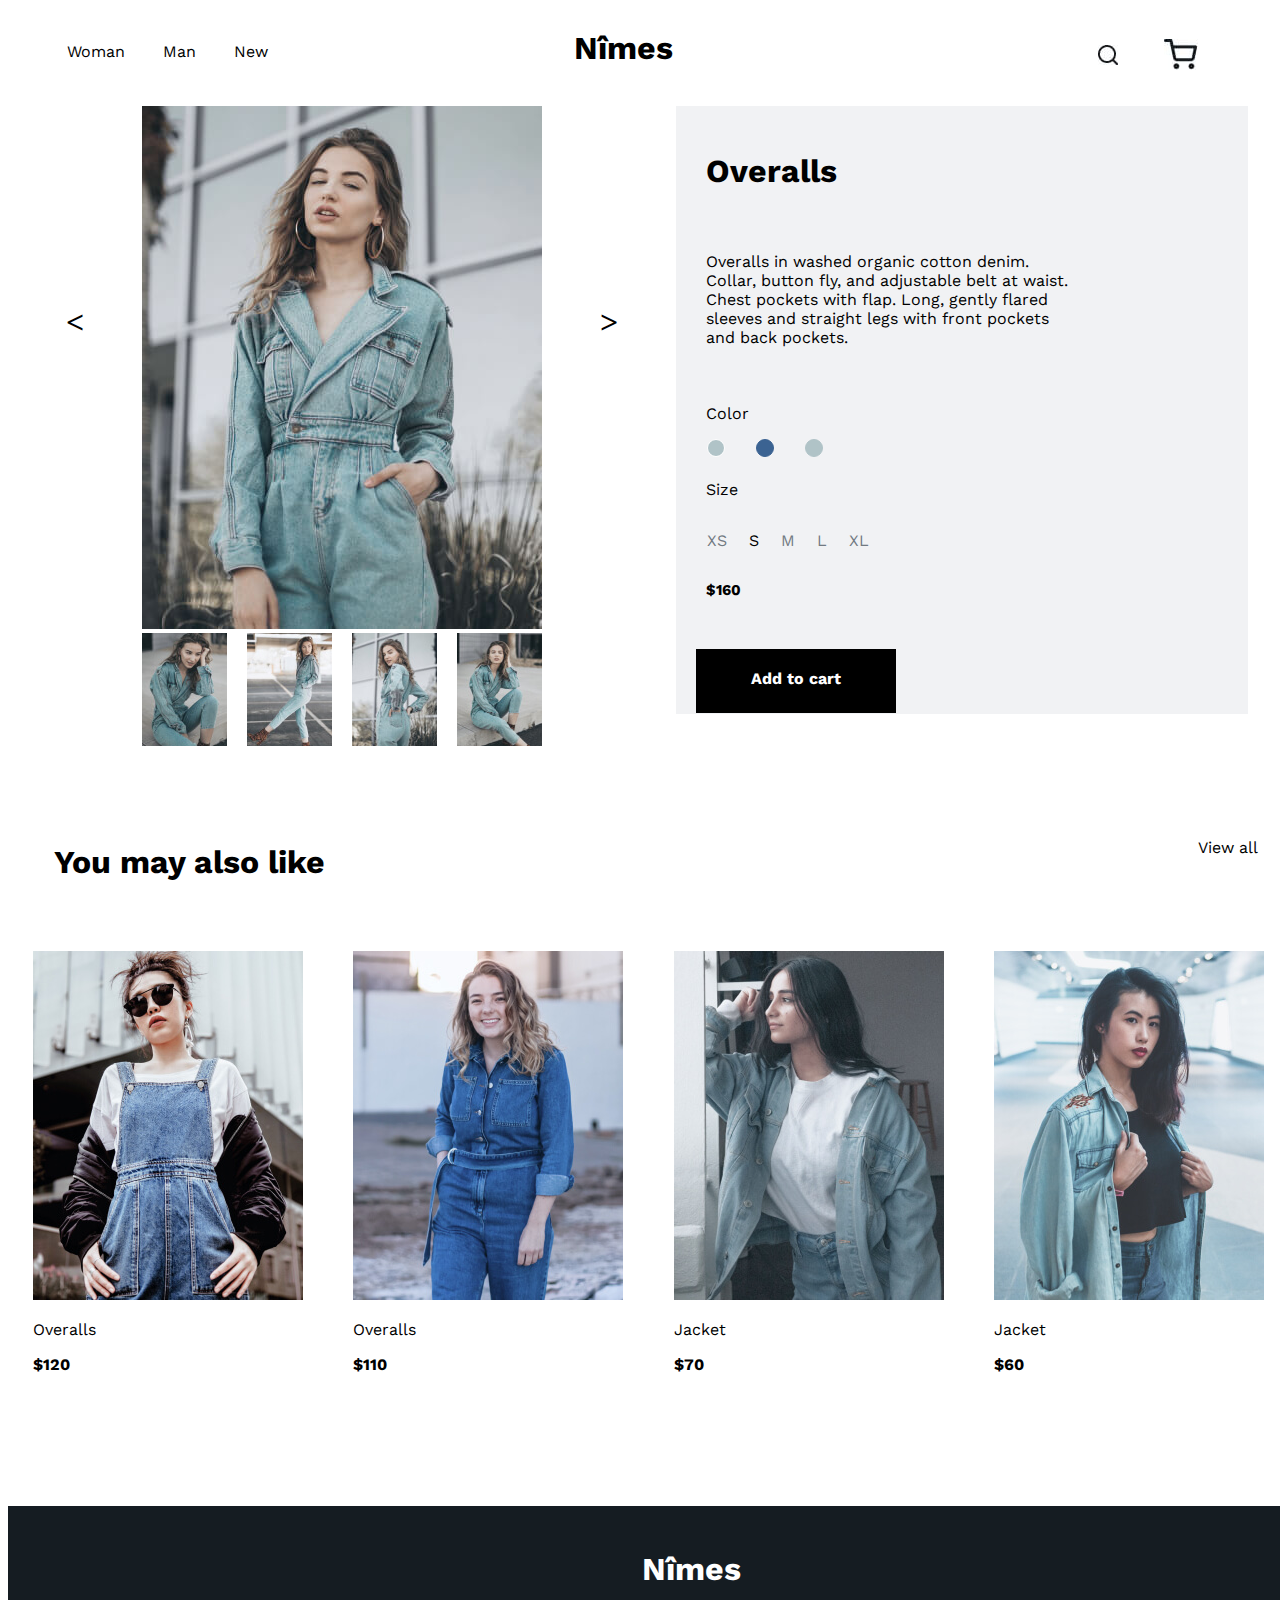
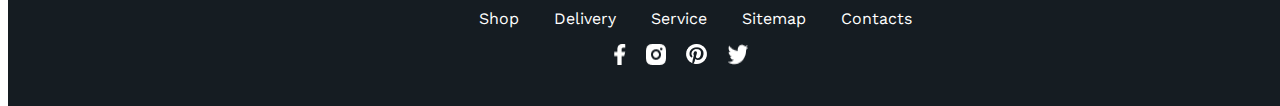
<file: project_Bogdan_Lystopadov/naimes_3/index.html>
<!DOCTYPE html>
<html lang="ua">
<head>
  <meta charset="UTF-8">
  <meta name="viewport" content="width=device-width, initial-scale=1.0">
  <link rel="stylesheet" type="text/css" href="css/style.css">
<link rel="preconnect" href="https://fonts.googleapis.com" />
    <link rel="preconnect" href="https://fonts.gstatic.com" crossorigin />
    <link href="https://fonts.googleapis.com/css2?family=Work+Sans&display=swap" rel="stylesheet"/>
    <link rel="preconnect" href="https://fonts.googleapis.com" />
    <link rel="preconnect" href="https://fonts.gstatic.com" crossorigin />
    <link href="https://fonts.googleapis.com/css2?family=Anton&family=Work+Sans&display=swap"rel="stylesheet"/>
  <title>Document</title>
</head>
<body>
  <!-- Шапка сайту -->
  <header class="main_header">
    <ul class="ul_nav">
      <li class="li_items">
        <a href="" class="a_1">Woman</a>
      </li>
      <li class="li_items">
          <a href="" class="a_1">Man</a>
      </li>
      <li class="li_items">
          <a href="" class="a_1">New</a>
      </li>
    </ul>
    <h1 class="h_1">Nîmes</h1>
    <div class="wraper">
      <img src="img/img_1.jpg"class="img_1">
       <img src="img/img_2.jpg"class="img_1">
    </div>
  </header>
  <!-- кінець шапки сайту -->
  <section class="promo">    
    <div class="container">
      <div class="promo_left">
        <div class="arrow">
           <h1 class="h1">&#60;</h1>
        </div>
        <div class="wraper_1">
          <div class="wraper_2">
        <img src="img/img_3.png" class="img_3">
        </div>
        <div class="wraper_3">
         <img src="img/img_4.png" class="img_4">
          <img src="img/img_5.png" class="img_4">
          <img src="img/img_6.png" class="img_4">
          <img src="img/img_7.png" class="img_4">
          </div>
        </div>
        <div class="arrow">
          <h1 class="h1">&#62;</h1>
        </div>
      </div>
      <div class="promo_right">
        <h1 class="h1_right">Overalls</h1>
        <p class="p_right">Overalls in washed organic cotton denim. Collar, button fly, and adjustable belt at waist. Chest pockets with flap. Long, gently flared sleeves and straight legs with front pockets and back pockets.</p>
        <p class="p_right_2">Color</p>
        <div class="container_right">
        <input type="radiobutton" name="radiobutton" class="radiobutton_1">
        <input type="radiobutton" name="radiobutton" class="radiobutton_2">
        <input type="radiobutton" name="radiobutton" class="radiobutton_3">
        </div>
         <p class="p_right_3">Size</p>
         <div class="container_right_2">
           <p class="p_right_4">XS</p>
            <p class="p_right_5">S</p>
             <p class="p_right_4">M</p>
              <p class="p_right_4">L</p>
               <p class="p_right_4">XL</p>
         </div>
         <h1 class="h1_right_2">$160</h1>
         <div class="block_last">
           <h1 class="h1_right_3">Add to cart</h1>
         </div>
       </div>
      </div>
    </div>
    <header class="header_2">
      <h1 class="h1_center">You may also like</h1>
      <p class="p_right_6">View all</p>
    </header>
    <div class="container_2">
      <div class="block_1">
        <img src="img/img_8.png" class="img_8">
        <p class="h1_right_4">Overalls</p>
         <h1 class="h1_right_4">$120</h1>
      </div>
       <div class="block_1">
           <img src="img/img_9.png" class="img_9">
             <p class="h1_right_4">Overalls</p>
              <h1 class="h1_right_4">$110</h1>
       </div>
        <div class="block_1">
            <img src="img/img_10.png" class="img_10">
              <p class="h1_right_4">Jacket</p>
              <h1 class="h1_right_4">$70</h1>
        </div>
         <div class="block_1">
             <img src="img/img_11.png" class="img_11">
             <p class="h1_right_4">Jacket</p>
             <h1 class="h1_right_4">$60</h1>
         </div>
    </div>
     <footer class="footer">
        <h1 class="h1_footer">Nîmes</h1>
         <ul class=" ul_main">
    <li class=" li_main">Shop</li>
    <li class=" li_main">Delivery</li>
    <li class=" li_main">Service</li>
    <li class=" li_main">Sitemap</li>
    <li class=" li_main">Contacts</li>
    </ul>
    <div  class="img_container">
  <img src="img/img_13.png" class="last_img">
   <img src="img/img_14.png" class="last_img">
    <img src="img/img_15.png" class="last_img">
     <img src="img/img_16.png" class="last_img">
   </div>   
     </footer>
  </section>
</file>
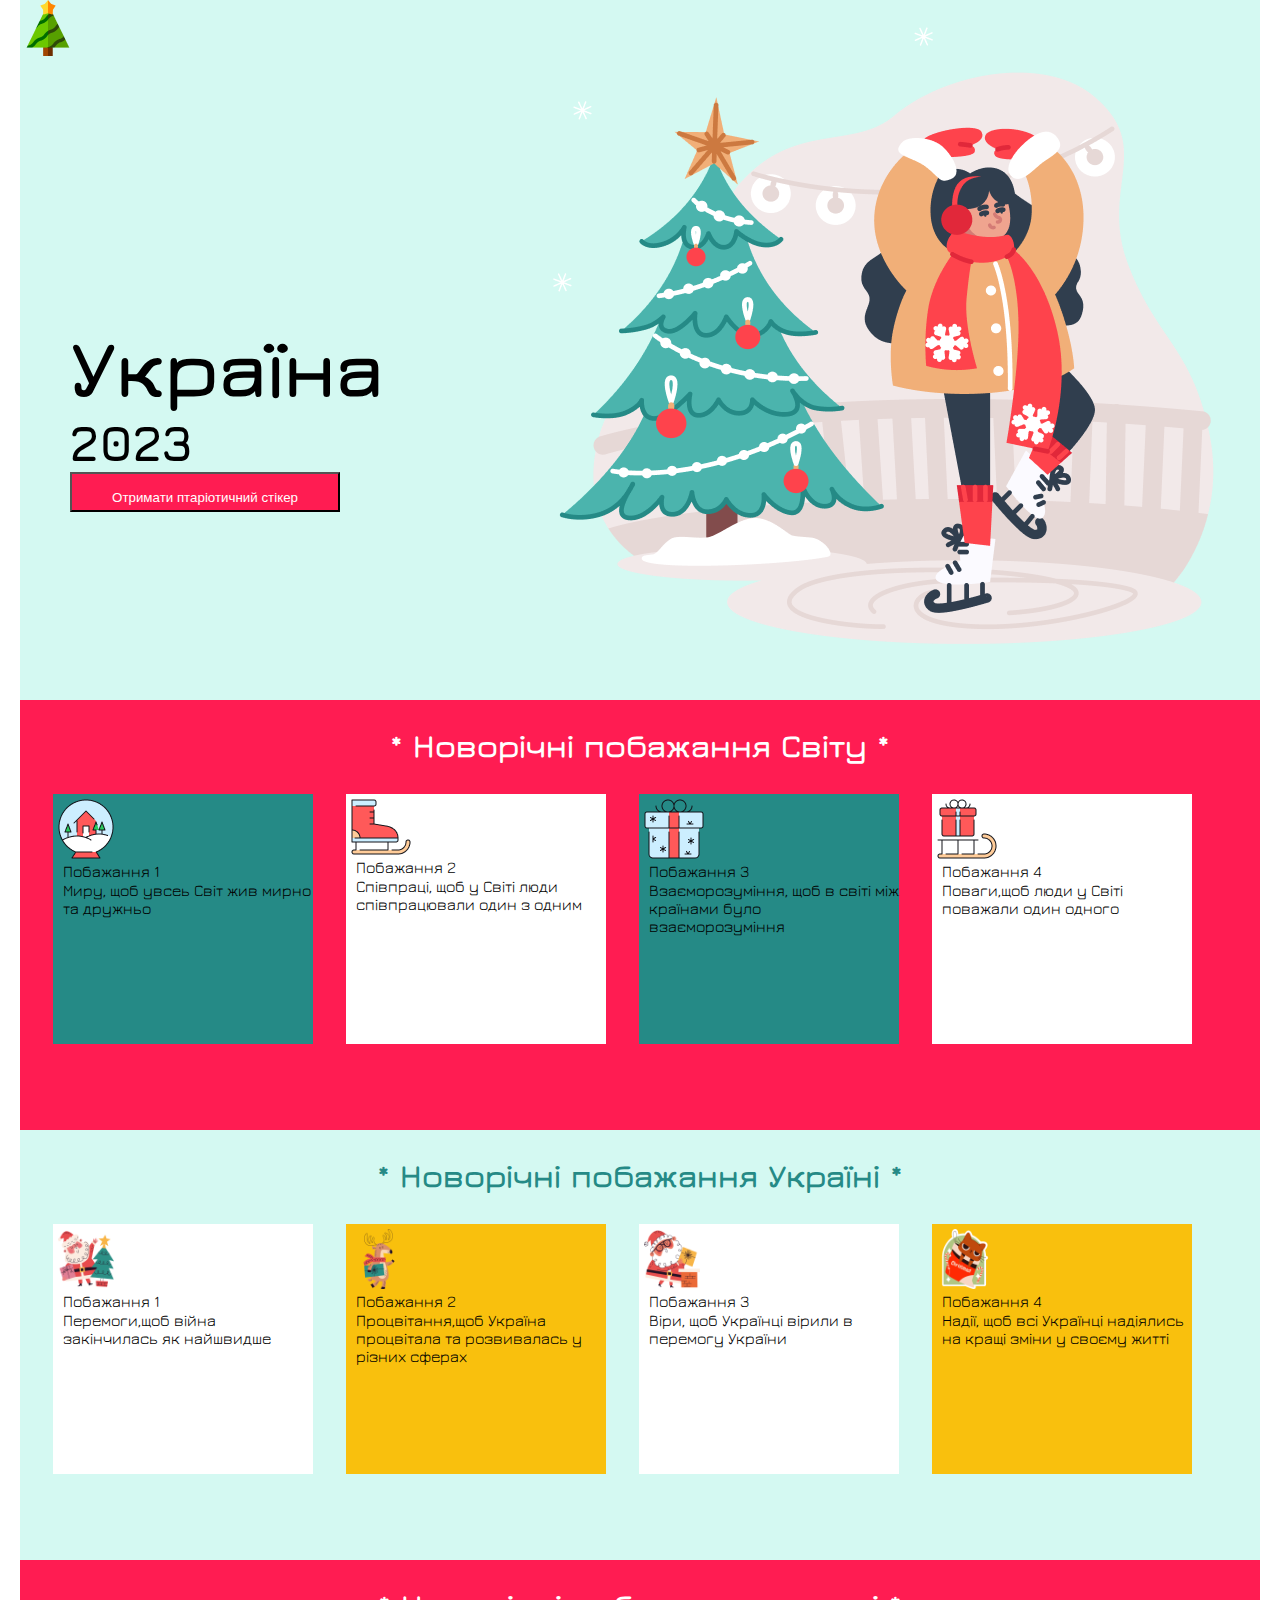
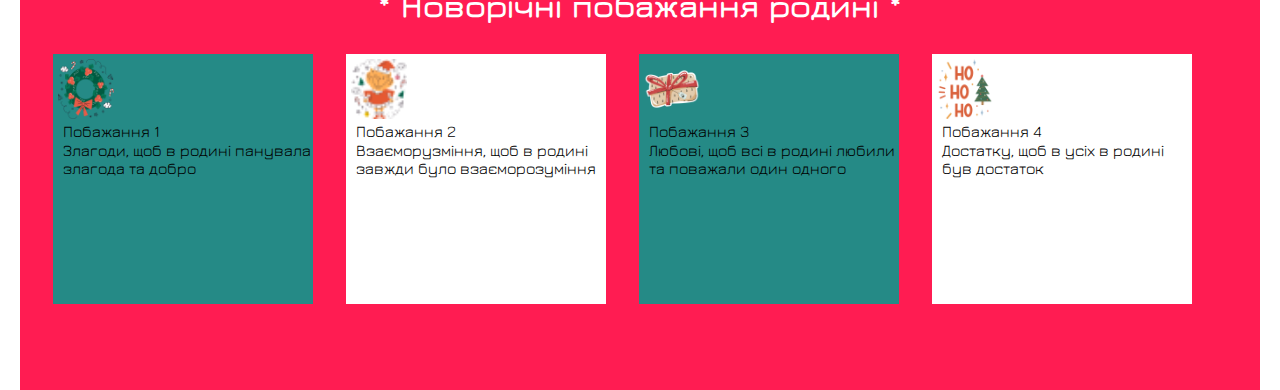
<file: project_Bogdan_Lystopadov/project_2/index.html>
<!DOCTYPE html>
<html lang="en">
<head>
	<meta charset="UTF-8">
	<meta name="viewport" content="width=device-width, initial-scale=1.0">
	<link rel="stylesheet" type="text/css" href="css/style.css">
	<link rel="preconnect" href="https://fonts.googleapis.com">
 <link rel="preconnect" href="https://fonts.gstatic.com" crossorigin>
 <link href="https://fonts.googleapis.com/css2?family=Jura:wght@600&display=swap" rel="stylesheet">
	<title>Document</title>
</head>
<body>
    <!--БЛОК-1 УКРЇНА 2023 -->
  <div class="container"> 
   <div class="chocolate">
     <div class="orange1">
       <img src="img/img_4.png" class="img_0">
     </div>
    <div class="chocolate2">
      <a href="../index.html"><img src="img/img_5.png" class="tree"></a>
      <h1 class="red">Україна</h1>
      <h2 class="red1">2023</h2>
   </div>
   <div class="orange">
      <button class="button_1">Отримати птаріотичний стікер</button>
   </div>
 </div>
  <!--БЛОК-2 НОВОРІЧНІ ПОБАЖАННЯ СВІТУ -->
	<section class="section_2">
		<div class="div_3">
      <h1 class="h_1">* Новорічні побажання Світу *</h1>
    </div>
   <div class="div_2">
      <img src="img/img_1" class="img_1">
      <p class="p_1">Побажання 1</p>
      <p class="p_2">Миру, щоб увсеь Світ жив мирно та дружньо</p>
    </div>
   <div class="div_1">
      <img src="img/img_2" class="img_2">
      <p class="p_1">Побажання 2</p>
      <p class="p_2">Співпраці, щоб у Світі люди співпрацювали один з одним</p>
    </div>
   <div class="div_2">
      <img src="img/img_3" class="img_3">
      <p class="p_1">Побажання 3</p>
      <p class="p_2">Взаєморозуміння, щоб в світі між країнами було взаєморозуміння</p>
    </div>
   <div class="div_1">
      <img src="img/img_4" class="img_4">
      <p class="p_1">Побажання 4</p>
      <p class="p_2">Поваги,щоб люди у Світі поважали один одного</p>
   </div>
	</section>
   <!--БЛОК-3 НОВОРІЧНІ ПОБАЖАННЯ УКРАЇНІ-->
    <section class="section_3">
     <div class="div_4">
       <h1 class="h_2">* Новорічні побажання Україні *</h1>
      </div>
     <div class="div_5">
       <img src="img/img_6.png" class="img_6">
       <p class="p_1">Побажання 1</p>
       <p class="p_2">Перемоги,щоб війна закінчилась як найшвидше</p>
     </div>
     <div class="div_6">
       <img src="img/img_7.png" class="img_7">
       <p class="p_1">Побажання 2</p>
       <p class="p_2">Процвітання,щоб Україна процвітала та розвивалась у різних сферах</p>
     </div>
    <div class="div_7">
        <img src="img/img_8.png" class="img_8">
        <p class="p_1">Побажання 3</p>
        <p class="p_2">Віри, щоб Українці вірили в перемогу України</p>
   </div>
    <div class="div_8">
        <img src="img/img_9.png" class="img_9">
        <p class="p_1">Побажання 4</p>
        <p class="p_2">Надії, щоб всі Українці надіялись на кращі зміни у своєму житті</p>
   </div>
  </section>
  <!--Блок-4 НОВОРІЧНІ ПОБАЖАННЯ РОДИНІ-->
   <section class="section_4">
     <div class="div_3">    
        <h1 class="h_1">* Новорічні побажання родині *</h1>
     </div>
      <div class="div_2">
        <img src="img/img_10.png" class="img_10">
        <p class="p_1">Побажання 1</p>
        <p class="p_2">Злагоди, щоб в родині панувала злагода та добро</p>
    </div>
    <div class="div_1">
        <img src="img/img_11.png" class="img_11">
        <p class="p_1">Побажання 2</p>
        <p class="p_2">Взаєморузміння, щоб в родині завжди було взаєморозуміння</p>
    </div>
     <div class="div_2">
        <img src="img/img_12.png" class="img_12">
        <p class="p_1">Побажання 3</p>
        <p class="p_2">Любові, щоб всі в родині любили та поважали один одного</p>
    </div>
      <div class="div_1">
         <img src="img/img_13.png" class="img_13">
         <p class="p_1">Побажання 4</p>
         <p class="p_2">Достатку, щоб в усіх в родині був достаток</p>
     </div>
   </section>
  </div> 
 </body>
</html>
</file>
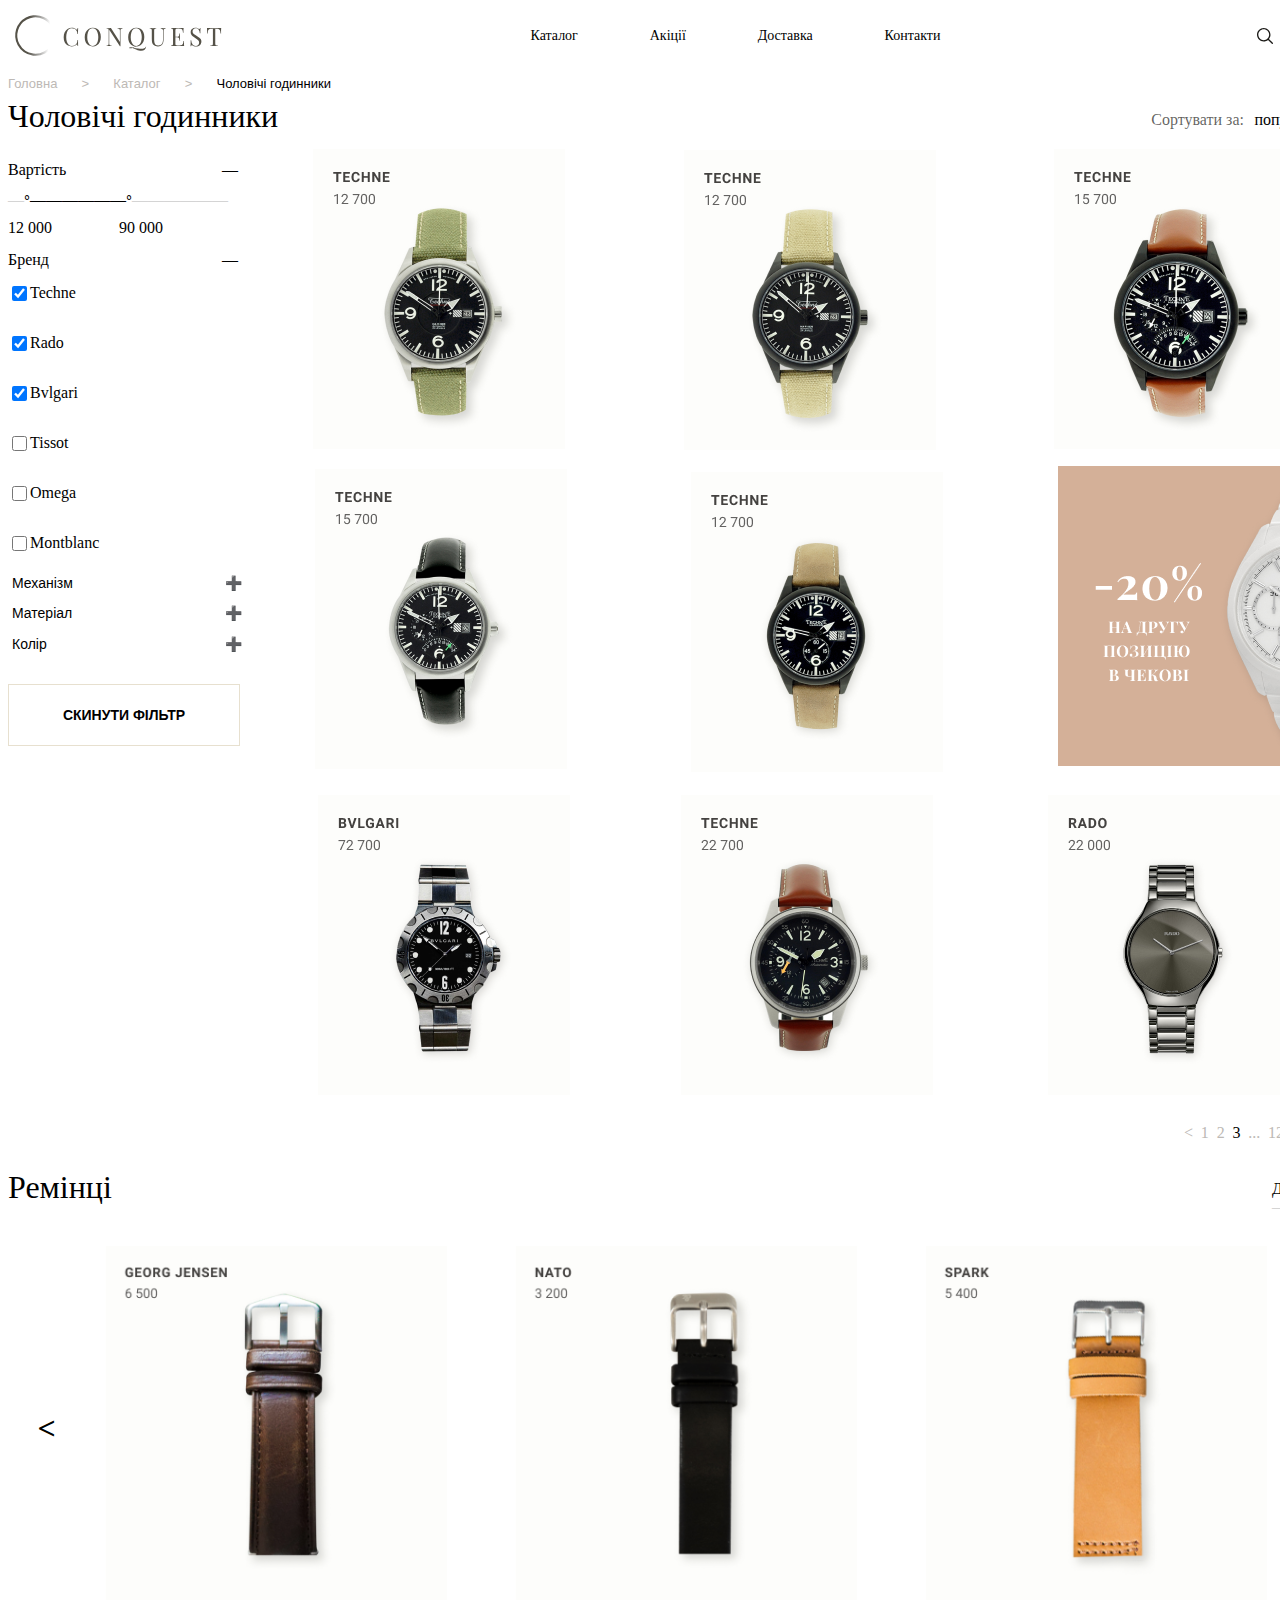
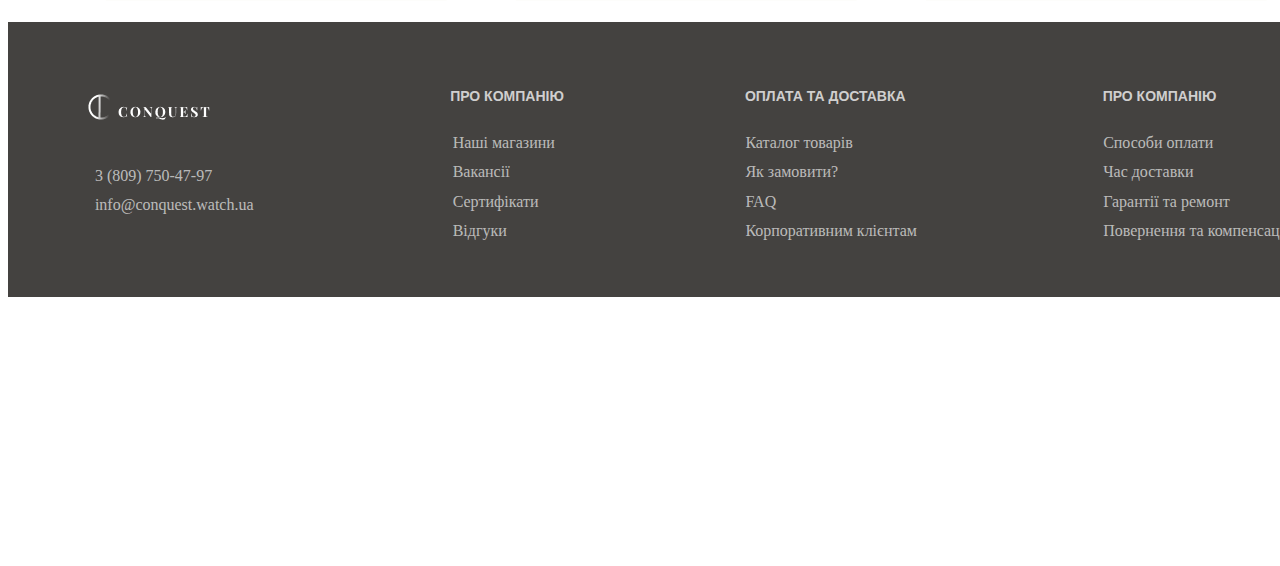
<file: shop_clocks/page_2/index.html>
<!DOCTYPE html>
<html lang="en">
<head>
	<meta charset="UTF-8">
	<meta name="viewport" content="width=device-width, initial-scale=1.0">
	<link rel="stylesheet" type="text/css" href="css/style.css">
	<link rel="preconnect" href="https://fonts.googleapis.com">
 <link rel="preconnect" href="https://fonts.gstatic.com" crossorigin>
 <link href="https://fonts.googleapis.com/css2?family=Jura:wght@600&display=swap" rel="stylesheet">
	<title>Document</title>
</head>
<body>
  <div class="contaner_1">
<header class="header_new">
   <div class="block_header_1">
     <img src="img/logo_text_header.svg" class="logo_text_header">
   </div>
    <div class="block_header_2">
      <p class="p_text_header">Каталог</p>
        <p class="p_text_header">Акіції</p>
          <p class="p_text_header">Доставка</p>
          <p class="p_text_header">Контакти</p>
    </div>
     <div class="block_header_3">
       <img src="img/Vector_1.svg" class="Vector">
         <img src="img/Vector_2.svg"  class="Vector">
           <img src="img/Vector_3.svg"  class="Vector">
     </div> 
 </header>
   <div class="block_1">
     <p class="text_block_1">Головна</p>
          <p class="text_block_1">></p>
     <p class="text_block_1">Каталог</p>
          <p class="text_block_1">></p>
      <p class="text_3_block_1">Чоловічі годинники</p>
   </div>
   <div class="container_2">
    <header class="header_2"> 
     <p class="text_block_2">Чоловічі годинники</p>
     <div class="wrapper">
      <p class="text_2_block_2">Сортувати за:</p>
      <p class="text_3_block_2">популярністю</p>
      <p class="text_4_block_2">></p>
      </div>
    </header>
    <div class="wrpper_2_block">
      <div class="block_2">
        <div class="wrapper_2">
          <div class="wrapper_3">
          <p class="new_text_block_2">Вартість</p>
          <p class="new_text_block_3">—</p>
          </div>
           <div class="wrapper_4">
           <p class="new_text_block_4">—</p>
            <p class="new_text_2_block_4">𐤏</p>
             <p class="new_text_1_block_4">——————</p>
              <p class="new_text_2_block_4">𐤏</p>
               <p class="new_text_4_block_4">——————</p>
           </div>
           <div class="wrapper_5">
             <p class="new_text_2_block_4">12 000</p>
                 <p class="new_text_2_block_4">90 000</p>
           </div>
        </div>
        <div class="wrapper_6">
          <div class="wrapper_2">
            <div class="wrapper_3">
          <p class="new_text_block_2">Бренд</p>
          <p class="new_text_block_3">—</p>
            </div>
        </div>
          <div class="checbox_1">
            <input  class="checbox"type="checkbox" id="scales" name="scales" checked />
            <p for="scales">Techne</p>
         </div>
          <div class="checbox_1">
            <input class="checbox"type="checkbox" id="scales" name="scales" checked />
            <p for="scales">Rado</p>
         </div>
          <div class="checbox_1">
            <input class="checbox"type="checkbox" id="scales" name="scales" checked />
            <p for="scales">Bvlgari</p>
         </div>
          <div class="checbox_1">
            <input class="checbox"type="checkbox" id="scales" name="scales"/>
            <p for="scales">Tissot</p>
         </div>
         <div class="checbox_1">
            <input class="checbox"type="checkbox" id="scales" name="scales"/>
            <p for="scales">Omega</p>
         </div>
         <div class="checbox_1">
            <input class="checbox"type="checkbox" id="scales" name="scales"/>
            <p for="scales">Montblanc</p>
         </div>
      </div>
      <div class="wrapper_9">
      <div class="block_2_text">
        <p class="p_text_block_2">Механізм</p>
        <p class="p_text_block_2">➕</p>
      </div>
       <div class="block_2_text">
        <p class="p_text_block_2">Матеріал</p>
        <p class="p_text_block_2">➕</p>
      </div>
       <div class="block_2_text">
        <p class="p_text_block_2">Колір</p>
        <p class="p_text_block_2">➕</p>
      </div>
     </div>
     <div class="button">
       <h1 class="text_button">СКИНУТИ ФІЛЬТР</h1>
     </div>
       </div>
        <div class="block_3">
           <div class="wrapper_block_3">
          <div class="block_3_new_1">
              <img src="img/Clock_1.png" class="Clock_1">
          </div>
           <div class="block_3_new_2">
              <img src="img/Clock_2.png" class="Clock_2">
          </div>
           <div class="block_3_new_3">
              <img src="img/Clock_3.png" class="Clock_3">
          </div>
           </div>
           <div class="wrapper_block_3">
           <div class="block_3_new_4">
              <img src="img/Clock_4.png" class="Clock_4">
          </div>
           <div class="block_3_new_5">
              <img src="img/Clock_5.png" class="Clock_5">
            </div>
            <div class="block_3_new_6">
              <img src="img/Clock_6.png" class="Clock_6">
            </div>
          </div>
                <div class="wrapper_block_3">
           <div class="block_3_new_7">
              <img src="img/Clock_7.png" class="Clock_7">
          </div>
           <div class="block_3_new_8">
              <img src="img/Clock_8.png" class="Clock_8">
            </div>
            <div class="block_3_new_9">
              <img src="img/Clock_9.png" class="Clock_9">
            </div>
        </div>
        <div class="watch_more">
          <div class="more">
              <p class="p_text_more_1"><</p>
              <p class="p_text_more_1">1</p>
              <p class="p_text_more_1">2</p>  
              <p class="p_text_more_2">3</p>  
              <p class="p_text_more_1">...</p> 
              <p class="p_text_more_1">12</p>   
              <p class="p_text_more_1">></p>     
          </div>
        </div>
   </div>
 </div>
 <div class="container_4">
   <div class="header_3">
          <p class="p_text_header_1">Ремінці</p> 
          <ul class="ul_header">
           <li class="li_text_header_2">Дивитись всі</li> 
           <li class="li_text_header_3">——————</li>
           </ul>
        </div>
        <div class="wrapper_block_4">
          <div class="arrow">
             <h1 class="arrow_text"><</h1>  
          </div>
          <div class="block_new_1">
            <img src="img/band_1.png" class="band_1">
          </div>
           <div class="block_new_1">
            <img src="img/band_2.png" class="band_2">
          </div>
           <div class="block_new_1">
            <img src="img/band_3.png" class="band_3">
          </div>
          <div class="arrow">
            <h1 class="arrow_text">></h1>  
          </div>
           </div>
        </div>
       <footer class="last_footer_1">
   <div class="block_footer_1">
     <div class="div_block_footer">
        <img src="img/logo_footer.png" class="logo_footer">
     </div>
      <ul class="div_block_footer_2">
        <li class="p_footer">3 (809) 750-47-97</li>
         <li class="p_footer">info@conquest.watch.ua</li>
      </ul>
   </div>
     <div class="block_footer_2">
       <div class="block_footer_9">
         <h1 class="h1_footer"><br>ПРО КОМПАНІЮ</br></h1>
       </div>
       <ul class="div_text_footer">
          <li class="p_footer">Наші магазини</li>
           <li class="p_footer">Вакансії</li>
           <li class="p_footer">Сертифікати</li>
           <li class="p_footer">Відгуки</li>
       </ul>
     </div>
       <div class="block_footer_3">
         <div class="block_footer">
            <h1 class="h1_footer"><br>ОПЛАТА ТА ДОСТАВКА</br></h1>  
         </div>
         <ul class="div_text_footer">
          <li class="p_footer">Каталог товарів</li>
           <li class="p_footer">Як замовити?</li>
           <li class="p_footer">FAQ</li>
           <li class="p_footer">Корпоративним клієнтам</li>
       </ul>
       </div>
         <div class="block_footer_4">
            <div class="block_footer">
            <h1 class="h1_footer"><br>ПРО КОМПАНІЮ</br></h1>  
         </div>
         <ul class="div_text_footer">
          <li class="p_footer">Способи оплати</li>
           <li class="p_footer">Час доставки</li>
           <li class="p_footer">Гарантії та ремонт</li>
           <li class="p_footer">Повернення та компенсація</li>
       </ul>
         </div>
 </footer>
  </div>
</body>
</file>
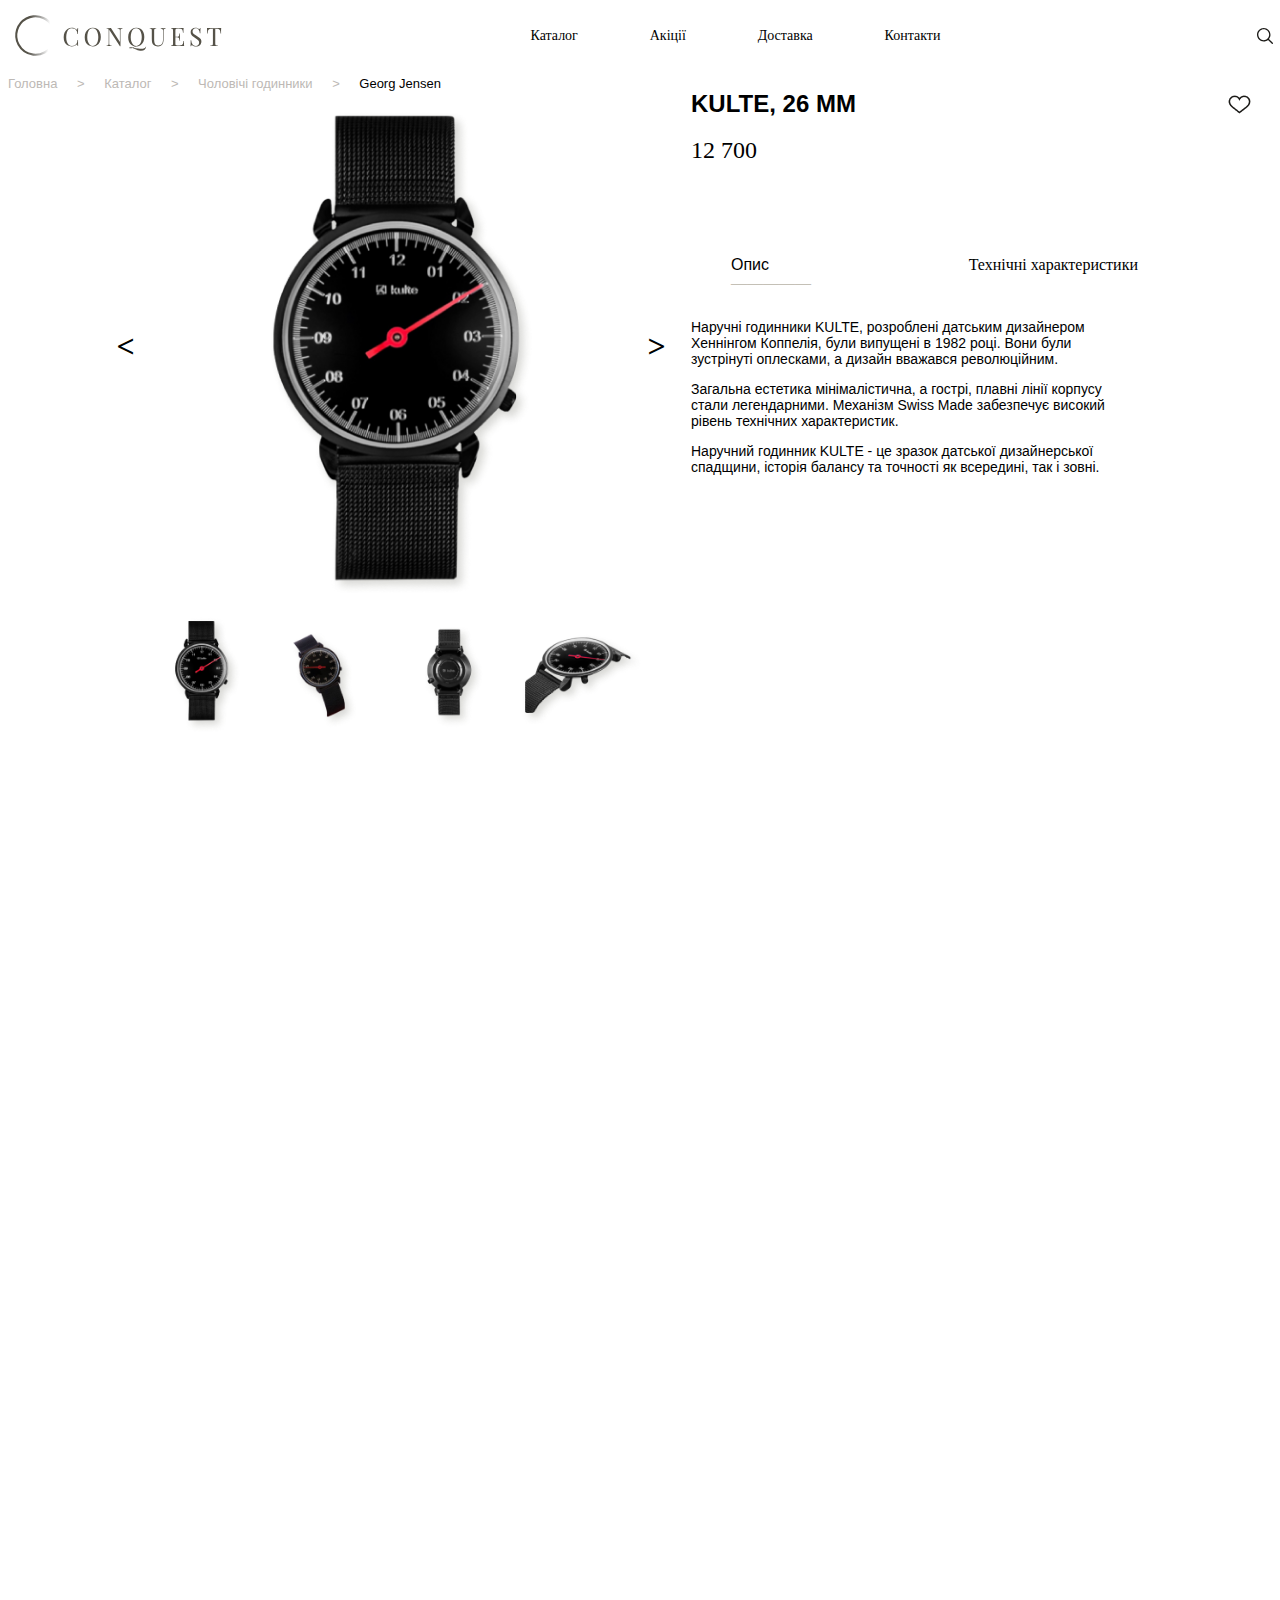
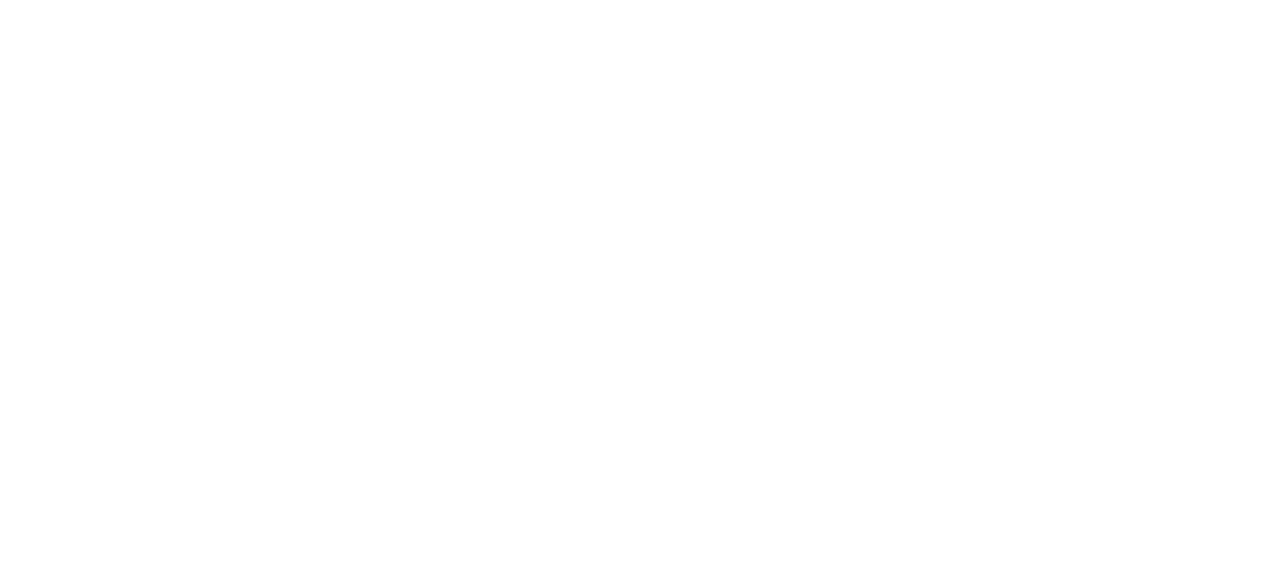
<file: shop_clocks/page_3/index.html>
<!DOCTYPE html>
<html lang="en">
<head>
	<meta charset="UTF-8">
	<meta name="viewport" content="width=device-width, initial-scale=1.0">
	<link rel="stylesheet" type="text/css" href="css/style.css">
	<link rel="preconnect" href="https://fonts.googleapis.com">
 <link rel="preconnect" href="https://fonts.gstatic.com" crossorigin>
 <link href="https://fonts.googleapis.com/css2?family=Jura:wght@600&display=swap" rel="stylesheet">
	<title>Document</title>
</head>
<body>
 <div class="contaner_1">
 <header class="header_new">
   <div class="block_header_1">
     <img src="img/logo_text_header.svg" class="logo_text_header">
   </div>
    <div class="block_header_2">
      <p class="p_text_header">Каталог</p>
        <p class="p_text_header">Акіції</p>
          <p class="p_text_header">Доставка</p>
          <p class="p_text_header">Контакти</p>
    </div>
     <div class="block_header_3">
       <img src="img/Vector_1.svg" class="Vector">
         <img src="img/Vector_2.svg"  class="Vector">
           <img src="img/Vector_3.svg"  class="Vector">
     </div> 
 </header>
<div class="block_1">
     <p class="text_block_1">Головна</p>
          <p class="text_block_1">></p>
     <p class="text_block_1">Каталог</p>
          <p class="text_block_1">></p>
      <p class="text_3_block_1">Чоловічі годинники</p>
      <p class="text_block_1">></p>
          <p class="text_block_1_1">Georg Jensen</p>  
   </div>
   <div class="wrapper_2_blocks">
     <div class="contaner_1_new">
       <div class="promo_left">
        <div class="arrow">
           <h1 class="h1">&#60;</h1>
        </div>
        <div class="wrapper_1">
          <div class="wrapper_2">
             <img src="img/watch_1.png"  class="watch">
          </div>
          <div class="wrapper_3">
                <img src="img/watch_2.png"  class="watch_2">
                 <img src="img/watch_3.png"  class="watch_2">
                  <img src="img/watch_4.png"  class="watch_2">
                   <img src="img/watch_5.png"  class="watch_2">
          </div>
          </div>
          <div class="arrow">
          <h1 class="h1">&#62;</h1>
        </div>
        </div>
     </div>
     <div class="promo_right">
      <div class="wrapper_8">
       <div class="block_1_1_1">
         <h1 class="h1_text">KULTE, 26 ММ</h1>
          <img src="img/photo_1.png"  class="photo_1">
       </div>
         <p class="p_text_2">12 700</p>
        </div>
        <div class="wrapper_9">
          <ul class="ul">
            <li class="li">Опис</li>
            <li class="li_2">—————</li>
          </ul>
          <p class="p_text">Технічні характеристики</p>
        </div>
        <div class="wrapper_text">
          <p class="p_new">
            Наручні годинники KULTE, розроблені датським дизайнером Хеннінгом Коппелія, були випущені в 1982 році. Вони були зустрінуті оплесками, а дизайн вважався революційним.</p>

          <p class="p_new"> Загальна естетика мінімалістична, а гострі, плавні лінії корпусу стали легендарними. Механізм Swiss Made забезпечує високий рівень технічних характеристик.</p>

         <p class="p_new"> Наручний годинник KULTE - це зразок датської дизайнерської спадщини, історія балансу та точності як всередині, так і зовні.
          </p>
        </div>
     </div>
    </div>
 </div>
</body>
</file>
<file: css/style.css>
*{
	margin: 0;
	padding: 0;
}
a{
	text-decoration: none;
}
@media screen and (min-width: 920px	) and (max-width: 1280px){
	

.contaneiner{
	width: 1280px;
	height: 5323px;
	background-color: #150F24;
}
/* header */
.header{
	width: 100%;
	height: 70px;
	display: flex;
	justify-content: space-between;
}
.wrapper_1{
	width: 25%;
	height: 100%;
	display: flex;
	align-items: center;
}
.h1_Portfolio{
	color: white;
	font-family: "Roboto", sans-serif;
	font-weight: 300;
	font-style: normal;
}
.wrapper_2{
	width: 50%;
	justify-content: space-around;
	align-items: center;
	height: 100%;
	display: flex;
}
.p_text_1{
	font-size: 25px;
	color: white;
	font-family: "Roboto", sans-serif;
	font-weight: 300;
	font-style: normal;
}
.wrapper_3{
	display: flex;
	justify-content: space-between;
	width: 12%;
	align-items: center;
}
.Social_nteworks{
	width: 50px;
	height: 50%;
}
/* header */

.section_1{
	width: 100%;
	height: 471px;
	grid-template-columns: 1fr 1fr;
	grid-gap: 10px;
	display: grid;
	padding: 10px;
}
.h3_button{
	font-size: 28px;
	font-family: "Roboto", sans-serif;
	color: white;
}
.div_1{
	width: 100%;
	height: 100%;
	background-color: #ddd;
    padding: 20px;
	background-color: #150F24;
}
.div_2{
	width: 50%;
	height: 100%;
	background-color: #ddd;
    padding: 20px;
    text-align: center;
	background-color: #150F24;
}
.for_me{
	color: white;
	font-family: "Roboto", sans-serif;
	font-weight: 700;
	font-style: normal;
	font-size: 45px;
	color: white;
}
.for_me{
	color: white;
	font-family: "Roboto", sans-serif;
	font-weight: 700;
	font-style: normal;
	font-size: 64px;
	color: white;
}
.form_me_text_2{
    font-family: "Roboto", sans-serif;
    font-weight: 500;
    font-style: normal;
    font-size: 36px;
    color: white;
    padding-top: 23px;
    padding-bottom: 25px;
	padding-left: 20px;
}
.button_div_1{
	
	width: 300px;
	height: 73px;
	border: 2px;
	border-radius: 25px;
	background: linear-gradient(270deg, #13ADC7 0%, #6978D1 66.67%, #945DD6 100%);
}
.my_logo{
	width: 297px;
	height: 395px;
}
.section_1{
	display: grid;
	grid-template-columns: 60vw 40vw;
	grid-gap: 1rem;
}
.section_2{
	width: 100%;
	height: 777px;

}
.title_section_2{
	font-family: "Roboto", sans-serif;
    font-weight: 700;
	font-size: 	64px;
	color: white;
}
.wrapper_section_2{
	padding-top: 17px;
	width: 100%;
	height: 111px;
	display: flex;
	flex-direction: column;
	justify-content: space-around;
}
.text_section_2{
	color: white;
	font-family: "Roboto", sans-serif;
	font-weight: 700;
	font-style: normal;
	font-size: 36px;
	color: white;
}
.range_1{
    width: 86%;
    height: 73px;
    border-radius: 50px;
    border: 2px;
	background: linear-gradient(270deg, #13ADC7 0%, #6978D1 66.67%, #945DD6  100%);
}
.range_2{
	width: 71%;
    height: 73px;
    border-radius: 50px;
    border: 2px;
	background: linear-gradient(270deg, #13ADC7 0%, #6978D1 66.67%, #945DD6  100%);
}
.range_3{
    width: 50%;
    height: 73px;
    border-radius: 50px;
    border: 2px;
	background: linear-gradient(270deg, #13ADC7 0%, #6978D1 66.67%, #945DD6  100%);
}
.range_4{
    width: 20%;
    height: 73px;
    border-radius: 50px;
    border: 2px;
	background: linear-gradient(270deg, #13ADC7 0%, #6978D1 66.67%, #945DD6  100%);
}
.range_5{
    width: 10%;
    height: 73px;
    border-radius: 50px;
    border: 2px;
	background: linear-gradient(270deg, #13ADC7 0%, #6978D1 66.67%, #945DD6  100%);
}
.wrapper_text{
	width: 95%;
	display: flex;
	justify-content: space-between;
}
.wrapper_range{
	height: 111px;
    border: 2px;
    border-radius: 41px;
    width: 97%;
    background: #162950;
}
.block_1, .block_2, .block_3 {
    background-color: #150F24	;
    padding: 10px; 
	height: 204px;
}
.ul_section_3 {
    padding: 0;
}
.maps{
	width: 1236px;
	height: 146px;
}
.li_ul {
	color: white;
	font-family: "Roboto", sans-serif;
	font-weight: 500;
	margin-bottom: 5px;
	padding: 10px;
	font-size: 36px;
	margin-left: 36px;
}
.wrapper_section_3{
    display: grid;
    grid-template-columns: repeat(3, 1fr);
    gap: 70px;
    padding-top: 44px;
}
.wrapper_section_4{
	display: grid;
    grid-template-columns: repeat(2, 1fr);
	grid-template-rows: repeat(2, 1fr);
    gap: 20px;
}
.block_1_section_4{
	width: 550px;
	height: 700px;
	flex-direction: column;
	display: flex;
	border: 2px solid white;
	text-decoration: none;
}
.block_2_section_4{
	width: 550px;
	height: 700px;
	flex-direction: column;
	display: flex;
	border: 2px solid white;
}
.block_3_section_4{
	width: 550px;
	height: 700px;
	flex-direction: column;
	display: flex;
	border: 2px solid white;
}
.block_4_section_4{
	margin-top: 17px;
	width: 550px;
	height: 700px;
	flex-direction: column;
	display: flex;
	border: 2px solid white;
	border-radius: 50px 20px 50px 20px;
}
.text_block_section_4{
	text-align: center;
	font-size: 36px;
	color: white;
    font-family: "Roboto", sans-serif;
    font-weight: 700;
}
.google_stroke{
	padding: 19px;
}

.block_hr{
	width: 260px;
	height: 3px;
	margin-left: 136px;
	border: 2px;
	border-radius: 20%;
	background: linear-gradient(270deg, #13ADC7 0%, #6978D1 66.67%, #945DD6 100%);

}
.textblock_1_section_4{
    font-size: 28px;
    color: white;
    font-family: "Roboto", sans-serif;
    font-weight: 700;
    padding: 26px 82px 17px;
}
.button_section_4{
	width: 216px;
    height: 61px;
    border: 2px;
    border-radius: 35px;
    margin-left: 76px;
    background: linear-gradient(270deg, #13ADC7 0%, #6978D1 66.67%, #945DD6 100%);
}
.textblock_2_section_4{
	font-size: 19px;
    color: white;
}
.section_5{
  width: 100%;
  height: 720px;
}
.wrapper_section_5{
	gap: 10px;
	width: 100%;
	height: 100%;
	display: grid;
	grid-template-columns: repeat(2, 1fr);
}
.block_secton_5{
	height: 344px;
	width: 726px;
	border: 2px solid white;

}
.block_2_secton_5{
	width: 485px;
	height: 342px;
}
.h3_title_block_secton_5{
	font-family: "Roboto", sans-serif;
    font-weight: 700;
	font-size: 28px;
	color: white;
}
.wrapper_block_secton_5{
	width: 100%;
	height: 100%;
	display: grid;
	grid-template-columns: repeat(2, 1fr);
}
.block_1_last{
	width: 342px;
	height: 212px;
}
.block_2_last{
	width: 361px;
	height: 212px;
	border: 2px solid #555555;
	border-radius: 5px;
}
.input_last{
	border: 2px solid #555555;
	border-radius: 5px;
	width: 100%;
	height: 53px;
	margin-top: 7px;
	background-color: #150F24;
}
.block_1_section_5{
	display: flex;
	justify-content: space-between;
	margin-bottom: 10px;
}
.block_2_section_5{
	display: flex;
	justify-content: space-between;
	margin-top: 10px;
}
.block_3_section_5{
	display: flex;
	justify-content: space-between;
	margin-top: 10px;
}
.text_section_5{
	font-family: "Roboto", sans-serif;
    font-weight: 700;
	font-size: 20px;
	color: white;
}
.p_text_section_5{
	font-family: "Roboto", sans-serif;
    font-weight: 300;
	font-size: 18px;
	color: white;
}
.wrapper_text_section_5{
	padding-top: 20px;
	padding-left: 10px;
}
.button_section_5{
	width: 216px;
    height: 61px;
    border: 2px;
    border-radius: 35px;
    background: linear-gradient(270deg, #13ADC7 0%, #6978D1 66.67%, #945DD6 100%);
}
}
@media screen and (min-width: 540px) and (max-width: 920px){
	

	.contaneiner{
		width: 779px;
        height: 4877px; 
		background-color: #150F24;
	}
	/* header */
	.header{
		width: 100%;
		height: 70px;
		display: flex;
		justify-content: space-between;
	}
	.wrapper_1{
		width: 25%;
		height: 100%;
		display: flex;
		align-items: center;
	}
	.h1_Portfolio{
		color: white;
		font-family: "Roboto", sans-serif;
		font-weight: 300;
		font-style: normal;
	}
	.wrapper_2{
		width: 50%;
		justify-content: space-around;
		align-items: center;
		height: 100%;
		display: flex;
	}
	.p_text_1{
		font-size: 25px;
		color: white;
		font-family: "Roboto", sans-serif;
		font-weight: 300;
		font-style: normal;
	}
	.wrapper_3{
		display: flex;
		justify-content: space-between;
		width: 15%;
		align-items: center;
	}
	.Social_nteworks{
		width: 50px;
		height: 50%;
	}
	/* header */
	
	.section_1{
		width: 100%;
		height: 471px;
		grid-template-columns: 1fr 1fr;
		grid-gap: 10px;
		display: grid;
		padding: 10px;
	}
	.h3_button{
		font-size: 28px;
		font-family: "Roboto", sans-serif;
		color: white;
	}
	.div_1{
		width: 100%;
		height: 100%;
		background-color: #ddd;
		padding: 20px;
		background-color: #150F24;
	}
	.div_2{
		width: 90%;
		height: 100%;
		background-color: #ddd;
		padding: 20px;
		text-align: center;
		background-color: #150F24;
	}
	.for_me{
		color: white;
		font-family: "Roboto", sans-serif;
		font-weight: 700;
		font-style: normal;
		font-size: 45px;
	}
	.form_me_text_2{
		font-family: "Roboto", sans-serif;
		font-weight: 300;
		font-style: normal;
		font-size: 27px;
		color: white;
	}
	.button_div_1{
		width: 207px;
		margin-top: 15px;
		height: 73px;
		border: 2px;
		border-radius: 40px;
		background: linear-gradient(270deg, #13ADC7 0%, #6978D1 66.67%, #945DD6 100%);
	}
	.my_logo{
		width: 239px;	
		height: 294px;
	}
	.section_1{
		width: 97%;
        display: grid;
		grid-template-columns: repeat(2, 1fr);
	}
	.section_2{
		width: 100%;
		height: 620px;
	
	}
	.title_section_2{
		font-family: "Roboto", sans-serif;
		font-weight: 700;
		font-size: 	45px;
		color: white;
	}
	.wrapper_section_2{
		padding-top: 17px;
		width: 100%;
		height: 71px;
		display: flex;
		flex-direction: column;
		justify-content: center;
	}
	.text_section_2{
		color: white;
		font-family: "Roboto", sans-serif;
		font-weight: 700;
		font-style: normal;
		font-size: 30px;
		color: white;
	}
	.range_1{
		width: 86%;
		height: 26px;
		border-radius: 50px;
		border: 2px;
		background: linear-gradient(270deg, #13ADC7 0%, #6978D1 66.67%, #945DD6  100%);
	}
	.range_2{
		width: 71%;
		height: 26px;
		border-radius: 50px;
		border: 2px;
		background: linear-gradient(270deg, #13ADC7 0%, #6978D1 66.67%, #945DD6  100%);
	}
	.range_3{
		width: 50%;
		height: 26px;
		border-radius: 50px;
		border: 2px;
		background: linear-gradient(270deg, #13ADC7 0%, #6978D1 66.67%, #945DD6  100%);
	}
	.range_4{
		width: 20%;
		height: 26px;
		border-radius: 50px;
		border: 2px;
		background: linear-gradient(270deg, #13ADC7 0%, #6978D1 66.67%, #945DD6  100%);
	}
	.range_5{
		width: 10%;
		height: 26px;
		border-radius: 50px;
		border: 2px;
		background: linear-gradient(270deg, #13ADC7 0%, #6978D1 66.67%, #945DD6  100%);
	}
	.wrapper_text{
		width: 95%;
		display: flex;
		justify-content: space-between;
	}
	.wrapper_range{
		height: 26px;
		border: 2px;
		border-radius: 41px;
		width: 97%;
		background: #162950;
	}
	.block_1, .block_2, .block_3 {
		background-color: #150F24	;
		padding: 10px; 
		height: 169px;
	}
	.ul_section_3 {
		padding: 0;
	}
	
	.li_ul {
		color: white;
		font-family: "Roboto", sans-serif;
		font-weight: 500;
		margin-bottom: 5px;
		padding: 3px;
		font-size: 28px;

	}
	.wrapper_section_3{
		display: grid;
		grid-template-columns: repeat(3, 1fr);
		padding-top: 20px;
	}
	.wrapper_section_4{
		display: grid;
		grid-template-columns: repeat(2, 1fr);
		grid-template-rows: repeat(2, 1fr);
		gap: 20px;
	}
	.block_1_section_4{
		width: 340px;
		height: 620px;
		flex-direction: column;
		display: flex;
		border: 2px solid white;
		border-radius: 50px 20px 50px 20px;
	}
	.block_2_section_4{
		width: 340px;
		height: 620px;
		flex-direction: column;
		display: flex;
		border: 2px solid white;
		border-radius: 50px 20px 50px 20px;
	}
	.block_3_section_4{
		width: 340px;
		height: 620px;
		flex-direction: column;
		display: flex;
		border: 2px solid white;
		border-radius: 50px 20px 50px 20px;
	}
	.block_4_section_4{
		margin-top: 17px;
		width: 340px;
		height: 620px;
		flex-direction: column;
		display: flex;
		border: 2px solid white;
		border-radius: 50px 20px 50px 20px;
	}
	.text_block_section_4{
		text-align: center;
		font-size: 30px;
		color: white;
		font-family: "Roboto", sans-serif;
		font-weight: 700;
	}
	.google_stroke{
		height: 182px;
        width: 298px;
        padding: 19px;			
	}
	
	.block_hr{
		width: 260px;
		height: 3px;
		margin-left: 40px;
		border: 2px;
		border-radius: 20px;
		background: linear-gradient(270deg, #13ADC7 0%, #6978D1 66.67%, #945DD6 100%);
	
	}
	.textblock_1_section_4{
		font-size: 20px;
		color: white;
		font-family: "Roboto", sans-serif;
		font-weight: 700;
		padding: 26px 63px 17px;
	}
	.button_section_4{
		width: 144px;
		height: 61px;
		border: 2px;
		border-radius: 35px;
		margin-left: 50px;
		background: linear-gradient(270deg, #13ADC7 0%, #6978D1 66.67%, #945DD6 100%);
	}
	.textblock_2_section_4{
		font-size: 19px;
		color: white;
	}
	.section_5{
	  width: 100%;
	  height: 720px;
	}
	.wrapper_section_5{
		gap: 10px;
		width: 100%;
		height: 100%;
	}
	.block_secton_5{
		height: 344px;
		width: 726px;
	
	}
	.block_2_secton_5{
		width: 485px;
		height: 342px;
	
	}
	.h3_title_block_secton_5{
		font-family: "Roboto", sans-serif;
		font-weight: 700;
		font-size: 28px;
		color: white;
	}
	.wrapper_block_secton_5{
		width: 100%;
		height: 100%;
		display: grid;
		grid-template-columns: repeat(2, 1fr);
	}
	.block_1_last{
		width: 342px;
		height: 212px;
	}
	.block_2_last{
		width: 361px;
		height: 212px;
		border: 2px solid #555555;
		border-radius: 5px;
	}
	.input_last{
		border: 2px solid #555555;
		border-radius: 5px;
		width: 100%;
		height: 53px;
		margin-top: 7px;
		background-color: #150F24;
	}
	.block_1_section_5{
		display: flex;
		justify-content: space-between;
		margin-bottom: 10px;
	}
	.block_2_section_5{
		display: flex;
		justify-content: space-between;
		margin-top: 10px;
	}
	.block_3_section_5{
		display: flex;
		justify-content: space-between;
		margin-top: 10px;
	}
	.text_section_5{
		font-family: "Roboto", sans-serif;
		font-weight: 700;
		font-size: 20px;
		color: white;
	}
	.p_text_section_5{
		font-family: "Roboto", sans-serif;
		font-weight: 300;
		font-size: 18px;
		color: white;
	}
	.wrapper_text_section_5{
		padding-top: 20px;
		padding-left: 10px;
	}
	.button_section_5{
		width: 216px;
		height: 61px;
		border: 2px;
		border-radius: 35px;
		background: linear-gradient(270deg, #13ADC7 0%, #6978D1 66.67%, #945DD6 100%);
	}
	.maps{
		width: 694px;
		margin-left: 25px;
	}
	.section_4{
		height: 1450px;
	}
}
</file>
<file: naimles/css/style.css>
/*Шапка сайту*/
.main_header{
	width: 1240px;
    height: 93px;
	justify-content: space-between;
	display: flex;
	font-family: 'Work Sans', sans-serif;

}
.ul_nav{
	display: flex;
	list-style-type: none;
	width: 100px;
}
.li_items{
	padding: 19px;
	padding-top: 18px;
}
.a_1{
	text-decoration: none;
	color: black;
}
.wraper{
	display: flex;
	justify-content: space-between;
	width: 100px;
	align-items: center;
	margin-right: 50px;
}
.img_1{
	width: 30px;
	height: 30px;
}
/*Кінець шапки сайту*/
.promo{
	width: 1240px;
	height: 617px;	
    background: #F1F2F4;
}
.container{
	display: flex;
		justify-content: center;
		align-items: center;
	width: 1061px;
	height: 521px;
}
.promo_left{
	width:  309px;
    height: 408px;
    display: flex;
    flex-direction: column;
    justify-content: center;

}
.promo_right{
width: 309px;
    height: 408px;
}
.img_3{
	width: 309px;
    height: 408px;
}
.text_left{
    font-family: 'Anton', sans-serif;
    font-size: 111px;
    margin-top: 3px;
    margin-bottom: 10px;
}
.botton{
	width: 217px;
    height: 56px;
    background: black;
    display: flex;
    margin-left: 38px;
}
.text_p_left{
   color: grey;
}
.p_left{
	text-align: center;
	color: white;
	padding-top: 18px;
	padding-left: 33px;
}

/*Другий блок*/
.main{
	width: 1355px;
	height: 2000px;
	margin-left: 39px;
	margin-top: 60px;
}	
.header{
	width: 1160px;
    height: 93px;
	justify-content: space-between;
	display: flex;
	font-family: 'Work Sans', sans-serif;

}
.container_main{
	width: 1160px;
	height: 515px;
	display: flex;
	justify-content: space-around;
	font-family: 'Work Sans', sans-serif;

}
.block_1{
	width: 270px;
	height: 500px;
}
.text_main_center{
	font-size: 20px;
}

.container_main_2{
	width: 1160px;
	height: 455px;
	display: flex;
	font-family: 'Work Sans', sans-serif;

}
.block_5{
	width: 405px;
	height: 397px;
	background: #F1F2F4;
    align-self: center;
}
.main_wraper{
	width: 700px;
	height: 370px;
}
.p_container_main_2{
	font-size: 18px;
	align-self: start;;
	padding-left: 35px;
}
.p_2_container_main_2{
	color: #727A82;
	font-size: 18px;
   line-height: 21px;
   align-items: center;
   padding-right: 73px;
    padding-left: 38px;

}
.h1_container_main_2{
	padding-left: 30px;
}
.footer_main{
	width: 1250px;
	height: 200px;
	background: #151C22;		
}
.h1_footer{
	text-align: center;
	color: 	white;
	padding-top: 44px;	
}
.ul_main{
	display: flex;
	list-style-type: none;
	justify-content: 	center	;	
}
.li_main{
	color: 	white;
	margin-right: 35px;
}
.img_container{
	display: 	flex;	
	justify-content: 	center;	
}
.last_img{
	margin-right: 	20px;
}
</file>
<file: project_gamae/css/style.css>
*{
	margin: 0 auto;

}
/*шапка сайту*/
.header_new{
	display: flex;
	justify-content: center;
	align-items: center;
	max-width: 1449px;
	width: 	1440px;
	height: 192px;	
}
.game_logo{
	width: 70px;
	height: 70px;
	display: flex;
	width: 
}
.h1_text_logo{
	font-family: 'Foldit', cursive;
	font-size: 	35px;
	  background: white;
  -webkit-background-clip: text;
  -webkit-text-fill-color: transparent;
}
.wraper_header_elements{
	display: flex;
	align-items: center;
	justify-content: center;
	width: 522px;
	height: 80px;
}
/*Шапка сайту кінець*/
.section_choice{
	  background-image: url(../img/bg_1.jpg); 
 	width: 1505px;
    background-size: 100%;
    height: 746px;
    background-repeat: no-repeat;
    background-position-x: right;
    margin: 0 auto;
}
.wraper_blocks{
	width: 	712px;
	height: 300px;
	display: flex;	
}
.block_1{
    width: 201px;
    height: 245px;
    background: black;
    border: 3px solid black;
    border-radius: 44px;
    background: rgb(8,107,4);
    background: rgb(125,174,123);
     background: linear-gradient(0deg, rgba(125,174,123,1) 0%, rgba(10,174,2,1) 100%);
    display: flex;	
    flex-direction: column;	
    justify-content: center;	
}
.block_1:hover{
box-shadow: 0 0 0 99999px rgba(0, 0, 0, 0.8);
		 transform: scale(1.1);
	  transition: all 0,3;
	   transition: 1s;
}
.block_2{
    width: 201px;
    height: 245px;
    background: black;
    border: 3px solid black;
    border-radius: 44px;
    display: flex;	
    flex-direction: column;	
    justify-content: center;	
}
.block_2:hover{
box-shadow: 0 0 0 99999px rgba(0, 0, 0, 0.8);
		 transform: scale(1.1);
	  transition: all 0,3;
	   transition: 1s;
}
.block_3{
    width: 201px;
    height: 245px;		
    background: black;
    border: 3px solid black;
    border-radius: 44px;
    display: flex;	
    flex-direction: column;	
    justify-content: center;
    background: rgb(123,155,174);
background: linear-gradient(0deg, rgba(123,155,174,1) 0%, rgba(2,101,174,1) 100%);	
}
.block_3:hover{
    box-shadow: 0 0 0 99999px rgba(0, 0, 0, 0.8);
	transform: scale(1.1);
	transition: all 0,3;
	transition: 1s;
}
.minecraft{
     width:	140px;
     height: 150px;

}
.h1_minecraft{
	color: 	white;
	    font-family: 'Bebas Neue', sans-serif;
font-family: 'Foldit', cursive;
}
.h1_roblox{
	color: 	white;
	    font-family: 'Bebas Neue', sans-serif;
font-family: 'Foldit', cursive;
}
</file>
<file: shop_clocks/css/style.css>
/*БЛОК_1*/


/*Хедер_блоку_1*/

.header_new {
	width: 1366px;
	height: 55px;
	display: flex;
	justify-content: space-between;
	align-items: center;
	margin: 0 auto;
}

.block_header_1 {
	width: 219px;
	height: 55px;
	display: flex;
	justify-content: space-between;
}

.logo_text_header {}

.logo_text_header:hover {
	color: grey;
	transform: scale(1.1);
	transition: 0.3s;
}

.block_header_2 {
	width: 410px;
	height: 55px;
	display: flex;
	justify-content: space-between;
	align-items: center;
	font-family: 'Bebas Neue', sans-serif;
	font-family: 'Foldit', cursive;
}

.p_text_header {
	font-size: 14px;
}

.p_text_header:hover {
	color: grey;
	transform: scale(1.1);
	transition: 0.3s;
}

.block_header_3 {
	display: flex;
	width: 130px;
	justify-content: space-around;
}

.Vector {}

.Vector:hover {
	clear: grey;
	transform: scale(1.1);
	transition: 0.3s;
}

/*Хедер_блоку_1*/
/*Меін*/
.main {
	width: 1366px;
	height: 655px;
	display: flex;
	justify-content: center;
	margin: 0 auto;
}

.container {
	display: flex;
	justify-content: center;
	align-items: center;
	width: 1031px;
	height: 655px;
}

.block_1 {
	width: 350px;
	height: 299px;
	display: flex;
	flex-direction: column;
}

.h_1 {
	font-family: 'Playfair Display';
	font-style: normal;
	font-weight: 400;
	font-size: 45px;
	line-height: 60px;
	margin-bottom: 4px;
	color: #1B1A17;
}

.h_1_1 {
	margin-top: 10px;
}

.p_text_block_1 {
	font-family: 'Roboto';
	font-style: normal;
	font-weight: 300;
	font-size: 15px;
	line-height: 21px;
}

.button_1 {
	width: 205px;
	height: 64px;
	background: #444240;
	display: flex;
	justify-content: center;
	flex-wrap: wrap;
	align-items: center;
}

.button_1:hover {
	transition: 1s;
	transform: scale(1.2);
}

.p_button {
	color: white;
	font-size: 15px;
}

.block_1_1 {
	width: 606px;
	height: 698px;
	display: flex;
}

/*БЛОК_1_КІНЕЦЬ*/

/*БЛОК_2_ПОЧАТОК*/

.container_2 {
	width: 1366px;
	height: 673px;
	margin: 0 auto;

}

.header_new_2 {
	width: 1366px;
	height: 150px;
	display: flex;
	justify-content: center;
}

.p_header {
	font-family: Playfair Display;
	font-size: 32px;
}

.wrapper {
	width: 1250px;
	height: 470px;
	display: flex;
	justify-content: space-between;
	margin: 0 auto;
}

.block_1 {
	width: 370px;
	height: 305px;
}

.watch_1 {
	width: 313px;
	height: 313px;
	border: 3px solid #ECE2D9;
	border-radius: 160px;
	margin: 0 auto;
}

.watch_1:hover {
	transition: 1s;
	transform: scale(1.2);
}

.p_text_block_1 {
	color: #1B1A17D1;

}

.p_text_block_2 {
	margin-left: 21px;
}

.wrapper_text {
	width: 100px;
	height: 47px;
}

/*БЛОК_2_КІНЕЦЬ*/

/*БЛОК_3_ПОЧАТОК*/
.container_3 {
	width: 1366px;
	height: 519px;
	margin: 0 auto;
	display: flex;
	justify-content: space-around;
}

.img_clock {
	width: 521px;
	height: 414px;
}

.wrapper_blocks {
	width: 1005px;
	height: 440px;
	flex-wrap: wrap;
	display: flex;
	justify-content: space-around;
	align-items: center;
}

.banner {
	width: 521px;
	height: 419px;
}

.background-image {}

.block_2 {
	width: 373px;
	height: 293px;
	display: flex;
	flex-direction: column;
}

.p_text_block_4 {
	font-size: 32px;
	font-family: 'Roboto', sans-serif;
}

.p_text_block_5 {
	font-size: 16px;
	font-family: 'Roboto', sans-serif;
}

.wrapper_text_wrapper {
	width: 361px;
	height: 195px;
}

.div_button {
	Width: 205px;
	Height: 64px;
	background: #D4B098;
	display: flex;
	justify-content: center;
	align-items: center;
}

.div_button:hover {
	transition: 1s;
	transform: scale(1.2);
}

.p_text_button {
	color: white;
	font-size: 12px;
	font-family: 'Roboto', sans-serif;
}

.footer_block_2 {
	width: 1005px;
	height: 66px;
	display: flex;
	justify-content: center;
}

.p_text_footer {
	font-size: 20px;
}

/*БЛОК_3_КІНЕЦЬ*/


/*БЛОК_4_ПОЧАТОК*/

.container_4 {
	width: 1366px;
	height: 540px;
	margin: 0 auto;
}

.wrapper_container_4 {
	width: 1250px;
	height: 519px;
	margin: 0 auto;
	display: flex;
	justify-content: space-around;
	align-items: center;
}

.block_text_4 {
	width: 625px;
	height: 412px;
	flex-direction: column;
	justify-content: space-around;
	display: flex;
}

.img_block {
	width: 625px;
	height: 519px;
	display: flex;
	flex-wrap: wrap;
	flex-direction: column;
	justify-content: center;
	align-items: center;
}

.p_text_block_7 {
	font-size: 32px;
}

.p_text_block_8 {
	font-size: 16px;
}

.wrapper_block_text {
	width: 341px;
}

.wrapper_3_blocks {
	width: 93px;
	height: 25px;
	display: flex;
	justify-content: space-around;
}

.photo_1 {
	margin-top: 13px;
	margin-left: 16px;
}

.photo_1:hover {
	transition: 1s;
	transform: scale(1.1);
}

.photo:hover {
	transition: 1s;
	transform: scale(1.5);
}

/*БЛОК_4_КІНЕЦЬ*/


/*FOOTER*/

.last_footer_1 {
	width: 1366px;
	height: 275px;
	background: #444240;
	margin: 0 auto;
	display: flex;
	justify-content: space-around;
	align-items: center;
}

.block_footer_1 {
	width: 264px;
	height: 241px;
	text-align: center;
	display: flex;
	flex-direction: column;
	justify-content: center;
}

.block_footer_2 {
	width: 199px;
	height: 241px;
	text-align: center;
	display: flex;
	flex-direction: column;
	justify-content: center;
}

.block_footer_3 {
	width: 264px;
	height: 241px;
	text-align: center;
	display: flex;
	flex-direction: column;
	justify-content: center;
}

.block_footer_4 {
	width: 264px;
	height: 241px;
	text-align: center;
	display: flex;
	flex-direction: column;
	justify-content: center;
}

.p_footer {
	color: rgba(255, 255, 255, 0.65);
	list-style-type: none;

}

.h1_footer {
	color: #FFFFFFBF;
	font-size: 14px;
}

.div_text_footer {
	display: flex;
	flex-direction: column;
	justify-content: space-between;
	align-items: flex-start;
	height: 106px;
}

.div_block_footer_2 {
	display: flex;
	width: 207px;
	height: 47px;
	flex-direction: column;
	justify-content: space-between;
	align-items: flex-start;
}

.div_block_footer {
	display: flex;
	flex-direction: column;
	justify-content: space-between;
	align-items: flex-start;
	width: 205px;
	margin: 0 auto;
	height: 61px;
}

.block_footer {
	display: flex;
	flex-direction: column;
	justify-content: space-between;
	align-items: flex-start;
	width: 185px;
	margin: 0 auto;
	height: 55px;
	font-family: 'Bebas Neue', sans-serif;
	font-family: 'Foldit', cursive;
	font-family: 'Playfair Display', serif;
	font-family: 'Roboto', sans-serif;
}

.block_footer_9 {
	display: flex;
	flex-direction: column;
	justify-content: space-between;
	align-items: flex-start;
	width: 124px;
	margin: 0 auto;
	height: 55px;
	font-family: 'Bebas Neue', sans-serif;
	font-family: 'Foldit', cursive;
	font-family: 'Playfair Display', serif;
	font-family: 'Roboto', sans-serif;
}
</file>
<file: project_Bogdan_Lystopadov/naimes_3/css/style.css>
.body{
	height: 2000px;
}

/*Шапка сайту*/
.main_header{
	width: 1240px;
    height: 93px;
	justify-content: space-between;
	display: flex;
	font-family: 'Work Sans', sans-serif;

}
.main_header:hover{
	color: grey;
     transform: scale(1.1);
}
.ul_nav{
	display: flex;
	list-style-type: none;
	width: 100px;
}
.wraper{
	display: flex;
	justify-content: space-between;
	width: 100px;
	align-items: center;
	margin-right: 50px;
}
.li_items{
	padding: 19px;
	padding-top: 18px;
}

.a_1:hover{
	  transform: scale(1.1);
}
.a_1{
	text-decoration: none;
	color: black;
}
}

.img_1{
	width: 30px;
	height: 30px;
}
.img_1:hover{
	  transform: scale(1.1);
	  transition: all 0,3;
}
/*Кінець шапки сайту*/
.promo{
	width: 1240px;
	height: 656px;	

}
.container{
	display: flex;
		justify-content: center;
		align-items: center;
	width: 1240px;
	height: 617px;
}
.promo_left{
	width: 	668px;
	height: 608px;
    display: flex;
    justify-content: center;

}
.promo_right{
width: 668px;
    height: 608px;
        background: #F1F2F4;
       display: flex;
       flex-direction: column;
}

.arrow{
	width: 250px;
    height: 434px;
    display: flex;
    align-items: center;
    justify-content: center;
}
.img_4{
	width: 85px;
	height: 113px;
}
.img_4:hover{
	  transform: scale(1.1);
}
.wraper_1{
	width: 636px;
	height: 484px;
}
.img_3{
 width:400px;
 height:523px;

}
.img_3:hover{
	  transform: scale(1.1);
	  transition: all 0,3;
}
.wraper_3{
	width: 400px;
    height: 124px;
    display: flex;
    justify-content: space-between;
}
.h1_right{
   padding-left: 30px;
    padding-top: 25px;
   	font-family: 'Work Sans', sans-serif;
}
.p_right{
	padding-left: 30px;
    padding-top: 25px;
    padding-right: 173px;
    font-family: 'Work Sans', sans-serif;
}
.p_right_2{
	padding-left: 30px;
    padding-top: 25px;
    font-family: 'Work Sans', sans-serif;
}
.radiobutton_1{
	width: 12px;
    height: 14px;
    border: 1px solid white;
    border-radius: 20px;
    background: #B0C3C7;

}
.radiobutton_2{
	width: 12px;
    height: 14px;
    border: 1px solid #3B6392;
    border-radius: 20px;
   background: #3B6392;


}
.radiobutton_3{
	width: 12px;
    height: 14px;
    border: 1px solid #B0C3C7;
    border-radius: 20px;
    background: #B0C3C7;

}
.container_right{
	width: 147px;
	height: 25px;
	display: flex;
	justify-content: space-around;
	margin-left: 15px;
}
.container_right:hover{
	  transform: scale(1.1);
	  transition: all 0,3;
}
.p_right_3{
	padding-left: 30px;
    font-family: 'Work Sans', sans-serif;
}
.container_right_2{
	width: 184px;
	height: 56px;
	display: flex;
	justify-content: space-around;
	margin-left: 10px;
	font-family: 'Work Sans', sans-serif;
}
.p_right_4{
	padding-left: 20px;
	color: #727A82;
}
.p_right_4:hover{
	  transform: scale(1.1);
	  transition: all 0,3;
}
.p_right_5{
   padding-left: 20px;
}
.h1_right_2{
   padding-left: 30px;
   	font-family: 'Work Sans', sans-serif;
   	font-size: 15px;
}
.block_last{
	width: 200px;
	height: 64px;
	background: black;
	margin-top: 40px;
    margin-left: 20px;
}
.block_last:hover{
	    transform: scale(1.1);
	      box-shadow: 12px 12px 2px 1px rgba(210, 223, 106); 
}
.h1_right_3{
	text-align: center;
	color: white;
	font-size: 16px;
	  	font-family: 'Work Sans', sans-serif;
	  	padding-top: 9px;
}
.container_center{
	width: 	1250px;
	height: 608px;
	display: flex;
	justify-content: space-between;
	padding-top: 30px;
}
.block_1{
	width: 270px;
	height: 349px;
}
.container_center{
	width: 	1250px;
	height: 200px;
	display: flex;
	justify-content: space-between;
	padding-top: 30px;
}
.container_2{
	display: flex;
		justify-content: space-around;
		align-items: center;
	width: 1281px;
	height: 481px;
}
.header_2{
width: 1250px;
    height: 63px;
    display: flex;
    justify-content: space-between;
    margin-top: 104px;
    	  	font-family: 'Work Sans', sans-serif;
}
.h1_center{
	padding-left: 46px;
}
.h1_right_4{
	font-size: 16px;
	font-family: 'Work Sans', sans-serif;
}
.footer{
	width: 1367px;
	height: 200px;
	background: #151C22;	
	font-family: 'Work Sans', sans-serif;
	    margin-top: 140px;
}
.h1_footer{
		text-align: center;
	color: 	white;
	padding-top: 44px;	
}
.main{
	width: 1355px;
	height: 2000px;
	margin-left: 39px;
	margin-top: 60px;
}	
.ul_main{
	display: flex;
	list-style-type: none;
	justify-content: 	center;	
	width: 1330px;
}
.li_main{
	color: 	white;
	margin-right: 35px;
}
.li_main:hover{
     transform: scale(1.1);
}
.img_container{
	display: 	flex;	
	justify-content: center;	
}
.last_img{
	margin-right: 	20px;
}
.last_img:hover{
	  transform: scale(1.1);
}
.main{
	width: 1355px;
	height: 3400px;
	margin-left: 39px;
	margin-top: 60px;
}	
.h1_right_2:hover{
	transform: rotate(1.0turn);
}
.img_8:hover{
	   transform: scale(1.1);
}
.img_9:hover{
	   transform: scale(1.1);
}
.img_10:hover{
	   transform: scale(1.1);
}
.img_11:hover{
	   transform: scale(1.1);
}
</file>
<file: project_Bogdan_Lystopadov/project_2/css/style.css>
*{
	box-sizing: border-box;
	padding: 0px;
	margin: 0px;
	box-sizing: border-box;
}
.container{
    margin: 0 auto;
    width: 1240px;
}
/*ВЛАСТИВОСТІ ДО БЛОКУ-1 (УКРАЇНА 2023)*/
.red1{
	margin-left: 50px;
	font-size: 50px;
}
.chocolate{
	background: #d4f9f2;
	height: 700px;
	width: 1240px;
	font-family: 'Jura', sans-serif;
}
.button_1{
	background: #FF1C52;
	width: 270px;
	height: 40px;
	margin-left: 50px;
	color: white;
	text-align: center;
	padding-top: 10px;
}
.button_1:hover{
	background: blue;
}
.orange1{
	float: right;
	width: 690px;
	height: 512px;
	display: inline-block;
	margin-right: 40px;
}
.red{
	padding-top: 250px;
	margin-left: 50px;
	font-size: 80px;
	margin-top: 10px;
}
 /*ВЛАСТИВОСТІ ДО БЛОКУ-1(КІНЕЦЬ)*/
   /*ВЛАСТИВОСТІ ДО БЛОКУ-2(НОВОРІЧНІ ПОБАЖАННЯ СВІТУ)*/
.section_2{
	height: 430px;
	width: 1240px;
	background: #FF1C52;
    font-family: 'Jura';
}
.h_1{
	text-align: center;
	color: white;
	padding-top: 26px;
}
.div_2{
	width: 260px;
	height: 250px;
	background: #258A86;
	margin-left: 33px;
	display: inline-block;
	float: left;
	margin-top: 30px;
}
.p_1{
	margin-left: 10px;
	width:106px;
    height:19px;
    size: 16px;
}
.p_2{
	margin-left: 10px;
}
.div_1{
	width: 260px;
	height: 250px;
	background:white;
	margin-left: 33px;
	display: inline-block;
	float: left;
	margin-top: 30px;
}
 .img_1{
 	margin-top: 5px;
 	margin-left: 5px;
 }

 .img_2{
 	margin-top: 5px;
 	margin-left: 5px;
 }
 .img_3{
 	margin-top: 5px;
 	margin-left: 5px;
 }
 .img_4{
 	margin-top: 5px;
 	margin-left: 5px;
 }
  /*ВЛАСТИВОСТІ ДО БЛОКУ-2(КІНЕЦЬ)*/
  /*ВЛАСТИВОСТІ ДО БЛОКУ-3(НОВОРІЧНІ ПОБАЖАННЯ УКРАЇНІ)*/
 .section_3{
	height: 430px;
	width: 1240px;
	background: #d4f9f2;
    font-family: 'Jura';
}
.div_5{
	width: 260px;
	height: 250px;
	background:white;
	margin-left: 33px;
	display: inline-block;
	float: left;
	margin-top: 30px;}
.div_6{
	width: 260px;
	height: 250px;
	background: #F9C00D;
	margin-left: 33px;
	display: inline-block;
	float: left;
	margin-top: 30px;}
.div_7{
	width: 260px;
	height: 250px;
	background:white;
	margin-left: 33px;
	display: inline-block;
	float: left;
	margin-top: 30px;}

.div_8{
	width: 260px;
	height: 250px;
    background: #F9C00D;
	margin-left: 33px;
	display: inline-block;
	float: left;
	margin-top: 30px;}
.img_6{
	height: 60px;
	width: 56px;
 	margin-top: 5px;
 	margin-left: 5px;
 }
 .img_7{
	height: 60px;
	width: 56px;
 	margin-top: 5px;
 	margin-left: 5px;
 }
.img_8{
	height: 60px;
	width: 56px;
 	margin-top: 5px;
 	margin-left: 5px;
 }
 .img_9{
	height: 60px;
	width: 56px;
 	margin-top: 5px;
 	margin-left: 5px;
 }
 .h_2{
    color: #258A86;
    text-align: center;
	padding-top: 26px;
 }
 /*ВЛАСТИВОСТІ ДО БЛОКУ-3(КІНЕЦЬ)*/
  /*ВЛАСТИВОСТІ ДО БЛОКУ-4(НОВОРІЧНІ ПОБАЖАННЯ РОДИНІ)*/
 .section_4{
	height: 430px;
	width: 1240px;
    background: #FF1C52;
    font-family: 'Jura';
}
 .img_10{
	height: 60px;
	width: 56px;
 	margin-top: 5px;
 	margin-left: 5px;
 }
.img_11{
	height: 60px;
	width: 56px;
 	margin-top: 5px;
 	margin-left: 5px;
 }
.img_12{
	height: 60px;
	width: 56px;
 	margin-top: 5px;
 	margin-left: 5px;
 }
.img_13{
	height: 60px;
	width: 56px;
 	margin-top: 5px;
 	margin-left: 5px;
 }
 /*ВЛАСТИВОСТІ ДО БЛОКУ-4(КІНЕЦЬ)*/
</file>
<file: shop_clocks/page_2/css/style.css>
/*Хедер_блоку_1*/

.header_new{
   width: 1366px;
   height: 55px;
   display: flex;
   justify-content: space-between;
   align-items: center;
   margin: 	0 auto;
}
.block_header_1{
	width: 219px;
	height: 55px;
	display: flex;
	justify-content: space-between;
}
.logo_text_header{
   
}
.logo_text_header:hover{
		color: grey;
     transform: scale(1.1);
        transition: 0.3s;
}
.block_header_2{
	width: 410px;
	height: 55px;
	display: flex;
	justify-content: space-between;
	align-items: center;
	font-family: 'Bebas Neue', sans-serif;
    font-family: 'Foldit', cursive;
}
.p_text_header{
	font-size: 14px;
}
.p_text_header:hover{
	color: grey;
     transform: scale(1.1);
        transition: 0.3s;
}
.block_header_3{
	display: flex;
	width: 130px;
	justify-content: space-around;
}
.Vector{
 	
}
.Vector:hover{
	clear: grey;
	     transform: scale(1.1);
        transition: 0.3s;
}
/*Хедер_блоку_1*/
.contaner_1{
	width: 1366px;
	height: 2150px;
	margin: 0 auto;
}
.block_1{
	width: 323px;
	height: 32px;
	display: flex;
	justify-content: space-between;
}
.text_block_1{
	   font-family: 'Roboto', sans-serif;
	   font-size: 13px;
	   color: rgba(189, 185, 181, 1);

}
.text_3_block_1{
	   font-family: 'Roboto', sans-serif;
	   font-size: 13px;
	   
}
.container_2{
	width: 1366px;
		height: 1048px;
		flex-wrap: wrap;
}
.header_2{
	width: 1366px;
	height: 50px;
	display: flex;
	justify-content: space-between;
	text-align: center;
}
.text_block_2{
	font-size: 32px;
	margin-top: 3px;
}
.wrapper{
	display: flex;
	justify-content: space-around;
	width: 228px;
}
.text_2_block_2{
	color:rgba(27, 26, 23,  0.70);
}
.text_4_block_2{
	transform: rotate(90deg);
}
.block_2{
	width: 230px;
	height: 570px;
}
.block_3{
	width: 1066px;
	height: 1023px;
}
.wrapper_2{
	width: 230px;
	height: 62px;
	display: flex;
	justify-content: space-between;
	flex-wrap: wrap;
}
.wrapper_3{
    width: 230px;
    height: 30px;
    display: flex;
    justify-content: space-between;
} 
.wrapper_4{
	display: flex;
	justify-content: center;
}
.new_text_block_4{
	color:  rgba(212, 212, 212, 1);
}
.new_text_4_block_4{
	color:  rgba(212, 212, 212, 1);
}
.wrapper_5{
    width: 155px;
    height: 5px;
    display: flex;
    text-align: center;
    justify-content: space-between;
    align-items: center;

}
.wrapper_6{
	width: 230px;
	height: 333px;
	display: flex;
	margin-top: 28px;
	flex-direction: column;
}
.wrpper_2_block{
	width: 1366px;
	height: 1019px;
	display: flex;
	justify-content: space-between;
}
.checbox_1{
	display: flex;
	width: 120px;
	height: 50px;
}
.checbox{
	color: rgba(111, 110, 109, 1);
	width: 15px;
	height: 45px;
}
.block_2_text{
    width: 230px;
    height: 11px;
    display: flex;
    justify-content: space-between;
    text-align: center;
    align-items: center;
}
.p_text_block_2{
	font-size: 14px;
		   font-family: 'Roboto', sans-serif;
}
.wrapper_9{
	    display: flex;
    flex-direction: column;
     align-items: flex-end; 
    justify-content: space-around;
    width: 234px;
    height: 91px;
}
.button{
		width: 230px;
		height: 60px;
		border: 1px solid rgba(231, 224, 207, 1);
		margin-top: 25px;
		display: flex;
		justify-content: center;
		align-items: center;
}
.text_button{
	font-size: 14px;
font-family: 'Roboto', sans-serif;
}
.block_3_new_1{
	width: 252px;
	height: 301px;
}
.h1_text_blcok_3{
 font-family: 'Roboto', sans-serif;
 font-size: 14px;
}
.block_3_new_2{
	width: 252px;
	height: 301px;
}
.block_3_new_3{
	width: 261px;
	height: 307px;
	border-style: 3px dashed rgba(92, 92, 80, 0.23);
}
.block_3_new_4{
	width: 252px;
	height: 301px;
}
.wrapper_block_3{
    width: 1002px;
    height: 321px;
    display: flex;
    justify-content: space-between;
}
.block_3_new_4{
	width: 252px;
	height: 301px;
}
.block_3_new_5{
	width: 252px;
	height: 301px;
}
.block_3_new_6{
	width: 252px;
	height: 301px;
}
.watch_more{
	width: 993px;
	height: 50px;
	justify-content: flex-end;
	display: flex;
}
.more{
	width: 117px;
	height: 15px;
	display: flex;
	justify-content: space-between;
}
.p_text_more_1{
	color: rgba(189, 185, 181, 1);
}
.header_3{
	width: 1360px;
	height: 77px;
	display: flex;
	justify-content: space-between;
}
.container_4{
	width: 1366px;
	height: 458px;
}
.p_text_header_1{
	font-size: 32px;
	margin-top: 5px;
}
.li_text_header_3{
	color: rgba(212, 212, 212, 1);
	list-style-type: none;
}
.li_text_header_2{	
	list-style-type: none;
}
.wrapper_block_4{	
    width: 1299px;
    height: 386px;
    display: flex;
    justify-content: space-between;
    margin: 0 auto;
}
.block_new_1{
	width: 360px;
	height: 374px;
}
.band_1{
	width: 360px;
	height: 374px;
}
.band_2{
	width: 360px;
	height: 374px;
}
.band_3{
	width: 360px;
	height: 374px;
}
.arrow{
	width: 10px;
	height: 374px;
	display: flex;
	justify-content: center;
	align-items: center;
	flex-wrap: wrap;
}
.last_footer_1{
	width: 1366px;
	height: 275px;
	background: #444240;
	margin: 0 auto;
	display: flex;
	justify-content: space-around;
	align-items: center;
}
.block_footer_1{
	width: 264px;
	height: 241px;	
	text-align: center;
	display: flex;
	flex-direction: column;
	justify-content: center;
}
.block_footer_2{
	width: 199px;
	height: 241px;
	text-align: center;
	display: flex;
	flex-direction: column;
	justify-content: center;
}
.block_footer_3{
	width: 264px;
	height: 241px;
	text-align: center;
	display: flex;
	flex-direction: column;
	justify-content: center;
}
.block_footer_4{
	width: 264px;
	height: 241px;
	text-align: center;
	display: flex;
	flex-direction: column;
	justify-content: center;
}
.p_footer{
	color: rgba(255, 255, 255, 0.65);
	    list-style-type: none;

}
.h1_footer{
	color: #FFFFFFBF;
	font-size: 14px;
}
.div_text_footer{
	display: flex;
	flex-direction: column;
	justify-content: space-between;
	align-items: flex-start;
	height: 106px;
}
.div_block_footer_2{
   display: flex;
    width: 207px;
    height: 47px;
    flex-direction: column;
    justify-content: space-between;
    align-items: flex-start;
}
.div_block_footer{
	    display: flex;
    flex-direction: column;
    justify-content: space-between;
    align-items: flex-start;
    width: 205px;
    margin: 0 auto;
    height: 61px;
}
.block_footer{
	    display: flex;
    flex-direction: column;
    justify-content: space-between;
    align-items: flex-start;
    width: 185px;
    margin: 0 auto;
    height: 55px;
        font-family: 'Bebas Neue', sans-serif;
    font-family: 'Foldit', cursive;
    font-family: 'Playfair Display', serif;
    font-family: 'Roboto', sans-serif;
}
.block_footer_9{
		    display: flex;
    flex-direction: column;
    justify-content: space-between;
    align-items: flex-start;
    width: 124px;
    margin: 0 auto;
    height: 55px;
        font-family: 'Bebas Neue', sans-serif;
    font-family: 'Foldit', cursive;
    font-family: 'Playfair Display', serif;
    font-family: 'Roboto', sans-serif;
}
</file>
<file: shop_clocks/page_3/css/style.css>
.contaner_1{
	width: 1366px;
	height: 2150px;
	margin: 0 auto;
}

.header_new{
   width: 1366px;
   height: 55px;
   display: flex;
   justify-content: space-between;
   align-items: center;
   margin: 	0 auto;
}
.block_header_1{
	width: 219px;
	height: 55px;
	display: flex;
	justify-content: space-between;
}
.logo_text_header{
   
}
.logo_text_header:hover{
		color: grey;
     transform: scale(1.1);
        transition: 0.3s;
}
.block_header_2{
	width: 410px;
	height: 55px;
	display: flex;
	justify-content: space-between;
	align-items: center;
	font-family: 'Bebas Neue', sans-serif;
    font-family: 'Foldit', cursive;
}
.p_text_header{
	font-size: 14px;
}
.p_text_header:hover{
	color: grey;
     transform: scale(1.1);
        transition: 0.3s;
}
.block_header_3{
	display: flex;
	width: 130px;
	justify-content: space-around;
}
.Vector{
 	
}
.Vector:hover{
	clear: grey;
	     transform: scale(1.1);
        transition: 0.3s;
}
.block_1{
	width: 433px;
	height: 32px;
	display: flex;
	justify-content: space-between;
}
.text_block_1{
	   font-family: 'Roboto', sans-serif;
	   font-size: 13px;
	   color: rgba(189, 185, 181, 1);

}
.text_3_block_1{
	   font-family: 'Roboto', sans-serif;
	   font-size: 13px;
	     color: rgba(189, 185, 181, 1);
	   
} 	
.text_block_1_1{
	 font-family: 'Roboto', sans-serif;
	   font-size: 13px;
}
.contaner_1_new{
	width: 560px;
	height: 663px;
	display: f;
}
.arrow{
	width: 120px;
    height: 502px;
    display: flex;
    align-items: center;
    justify-content: center;
}
.wrapper_1{
width: 563px;
    height: 663px;
}
.promo_left{
	display: flex;
}
.wrapper_3{
	width:  502px;
	height: 240px;
	display: flex;
	justify-content: space-between;
}
.watch_2{
	width: 127px;
	height: 121px;
}
.watch{
	width: 423px;
	height: 520px;
}
.wrapper_2{
    width: 494px;
    height: 520px;
    display: flex;
    justify-content: center;
}
.wrapper_2_blocks{
	width: 1160px;
	height: 663px;
	display: flex;
	margin: 0 auto;
}
.promo_right{
    width: 560px;
    height: 625px;
    margin: 0 auto;
    align-items: center;;
}
.block_1_1_1{
    width: 560px;
    height: 18px;
    display: flex;
    align-items: center;
    justify-content: space-between;
}
}
.photo_1{
	width: 27px;
	height: 27px;
}
.h1_text{
	font-family: 'Roboto', sans-serif;
	font-size: 24px;
}
.wrapper_8{
	width: 250px;
	height: 145px;
	display: flex;
		flex-direction: column;
}
.p_text_2{
		font-size: 24px;
}
.wrapper_9{
width: 447px;
    height: 65px;
    display: flex;
    justify-content: space-between; 	
}
.li{
	list-style-type: none;
	font-size: 16px;
		font-family: 'Roboto', sans-serif;
}
.li_2{
	color: rgba(196, 192, 182, 1);
	list-style-type: none;
}
.wrapper_text{
	width: 442px;
	height: 223px;
}
.p_new{
		font-family: 'Roboto', sans-serif;
		font-size: 14px;
}
</file>
